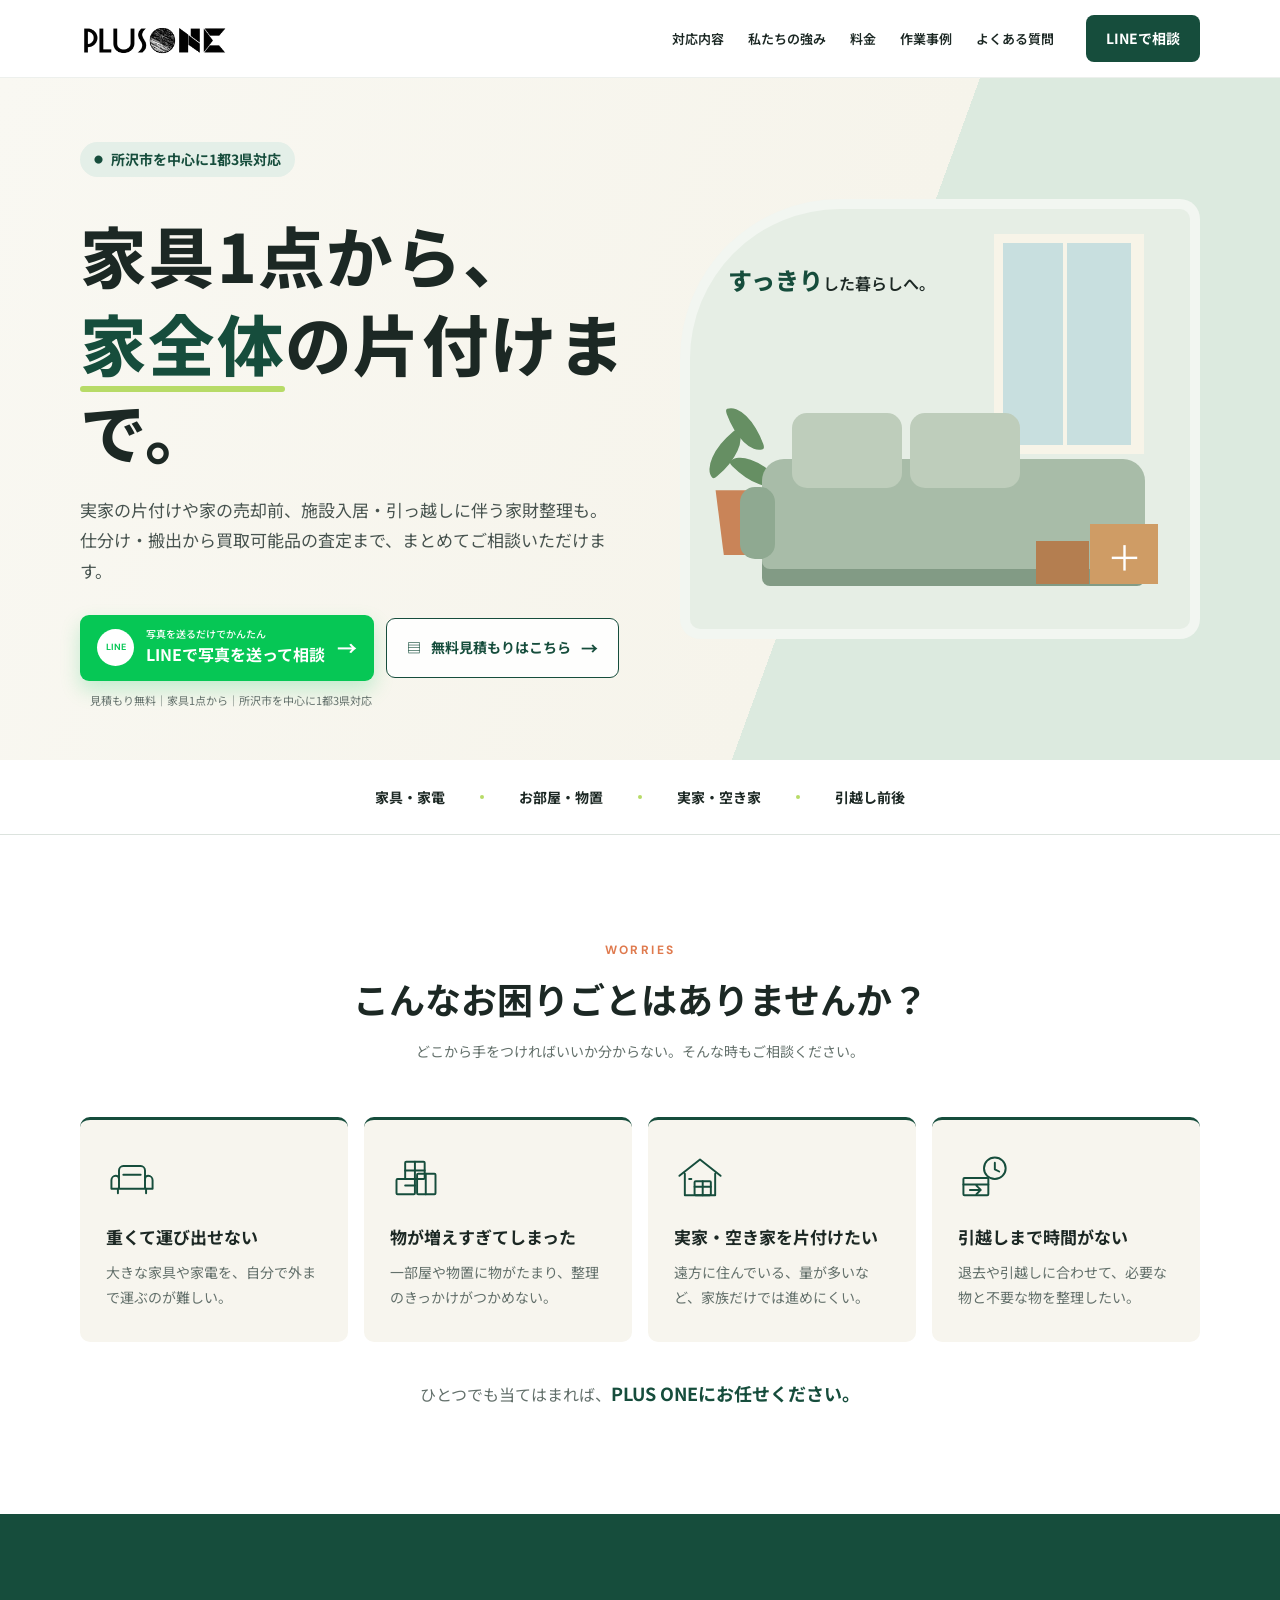
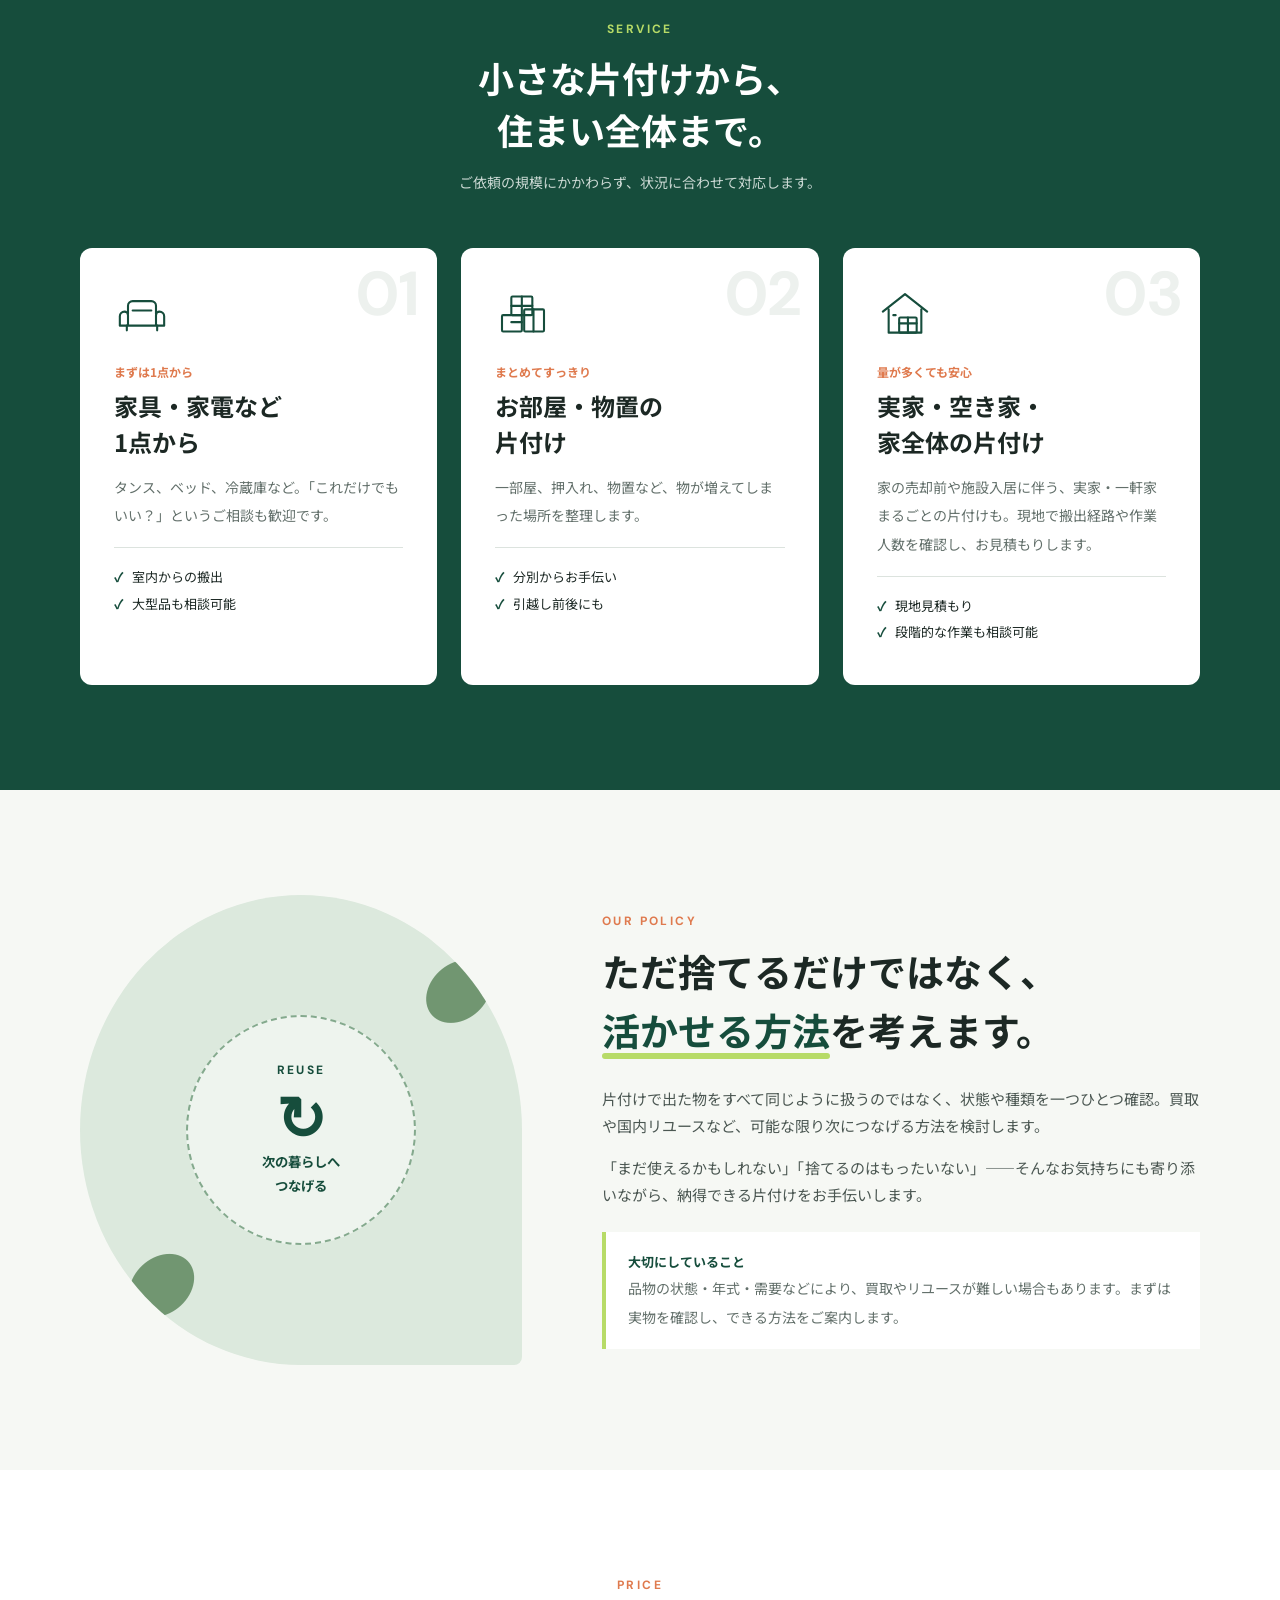
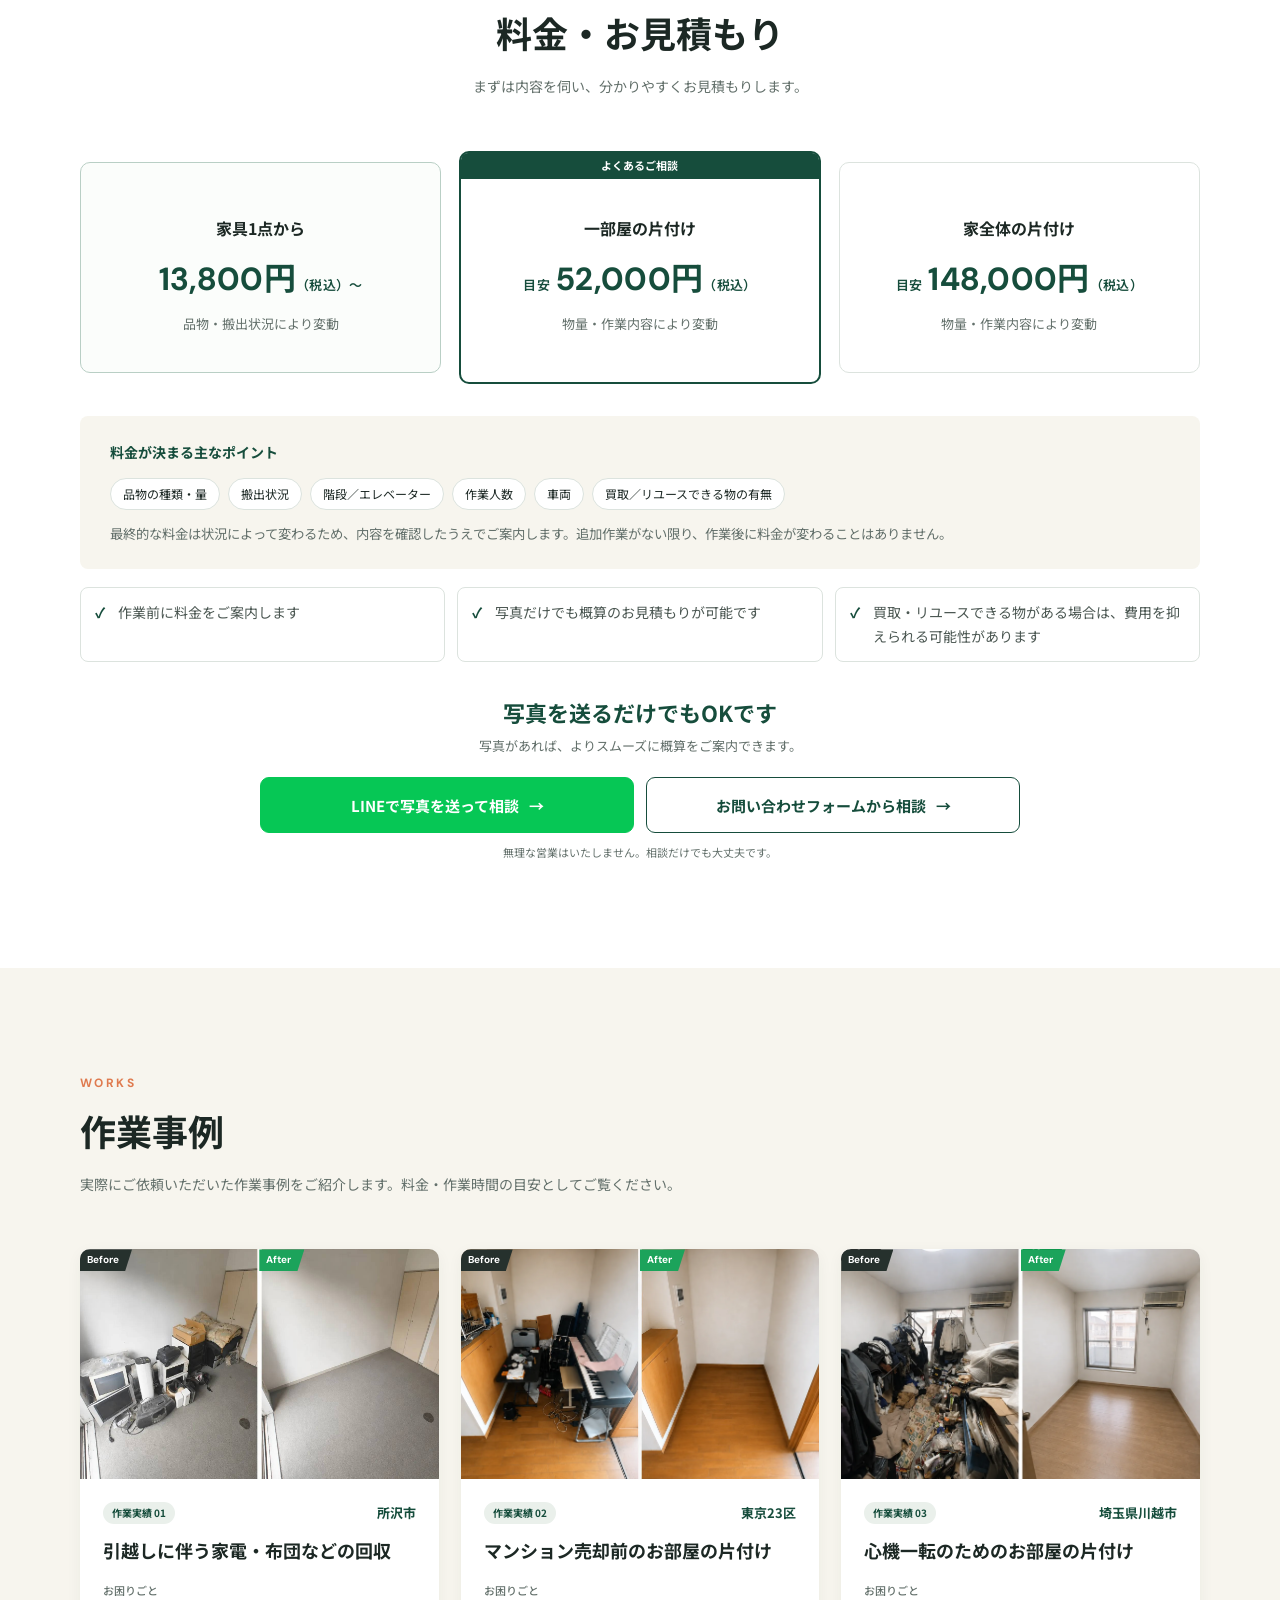
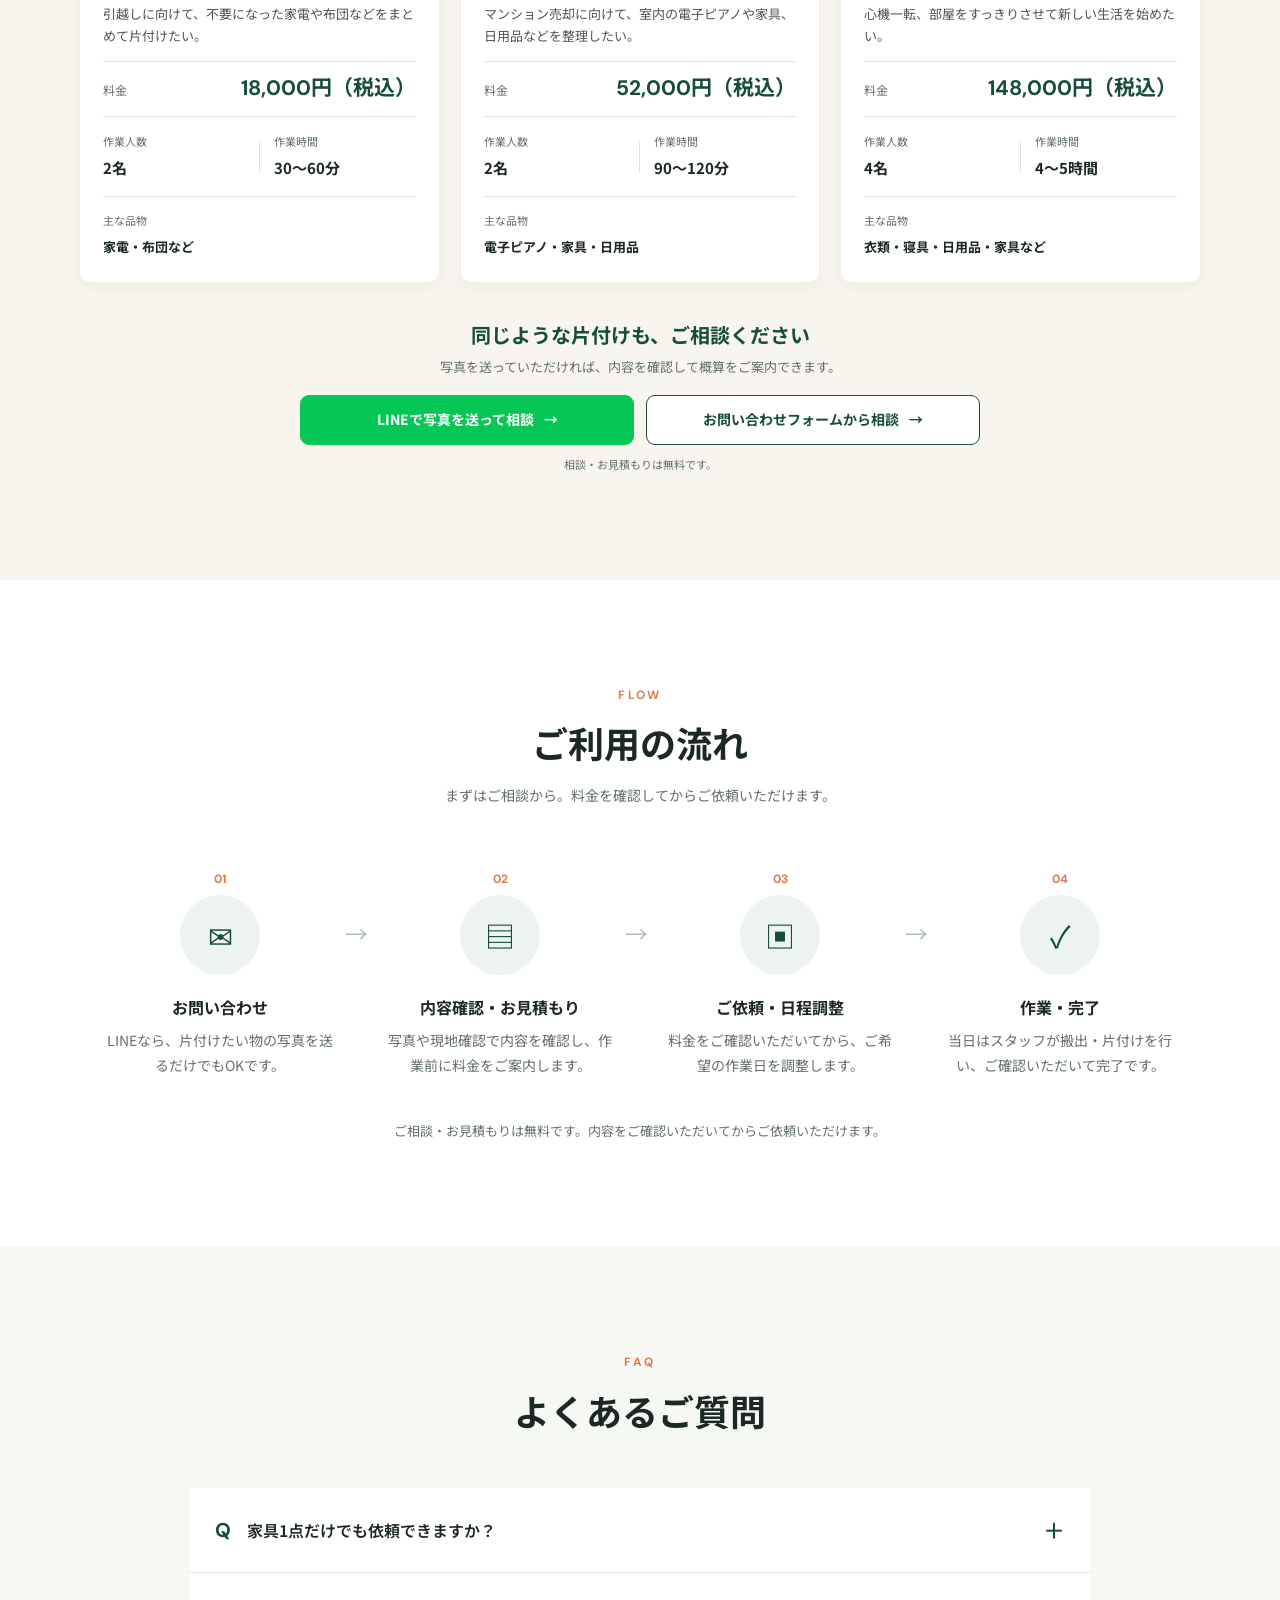
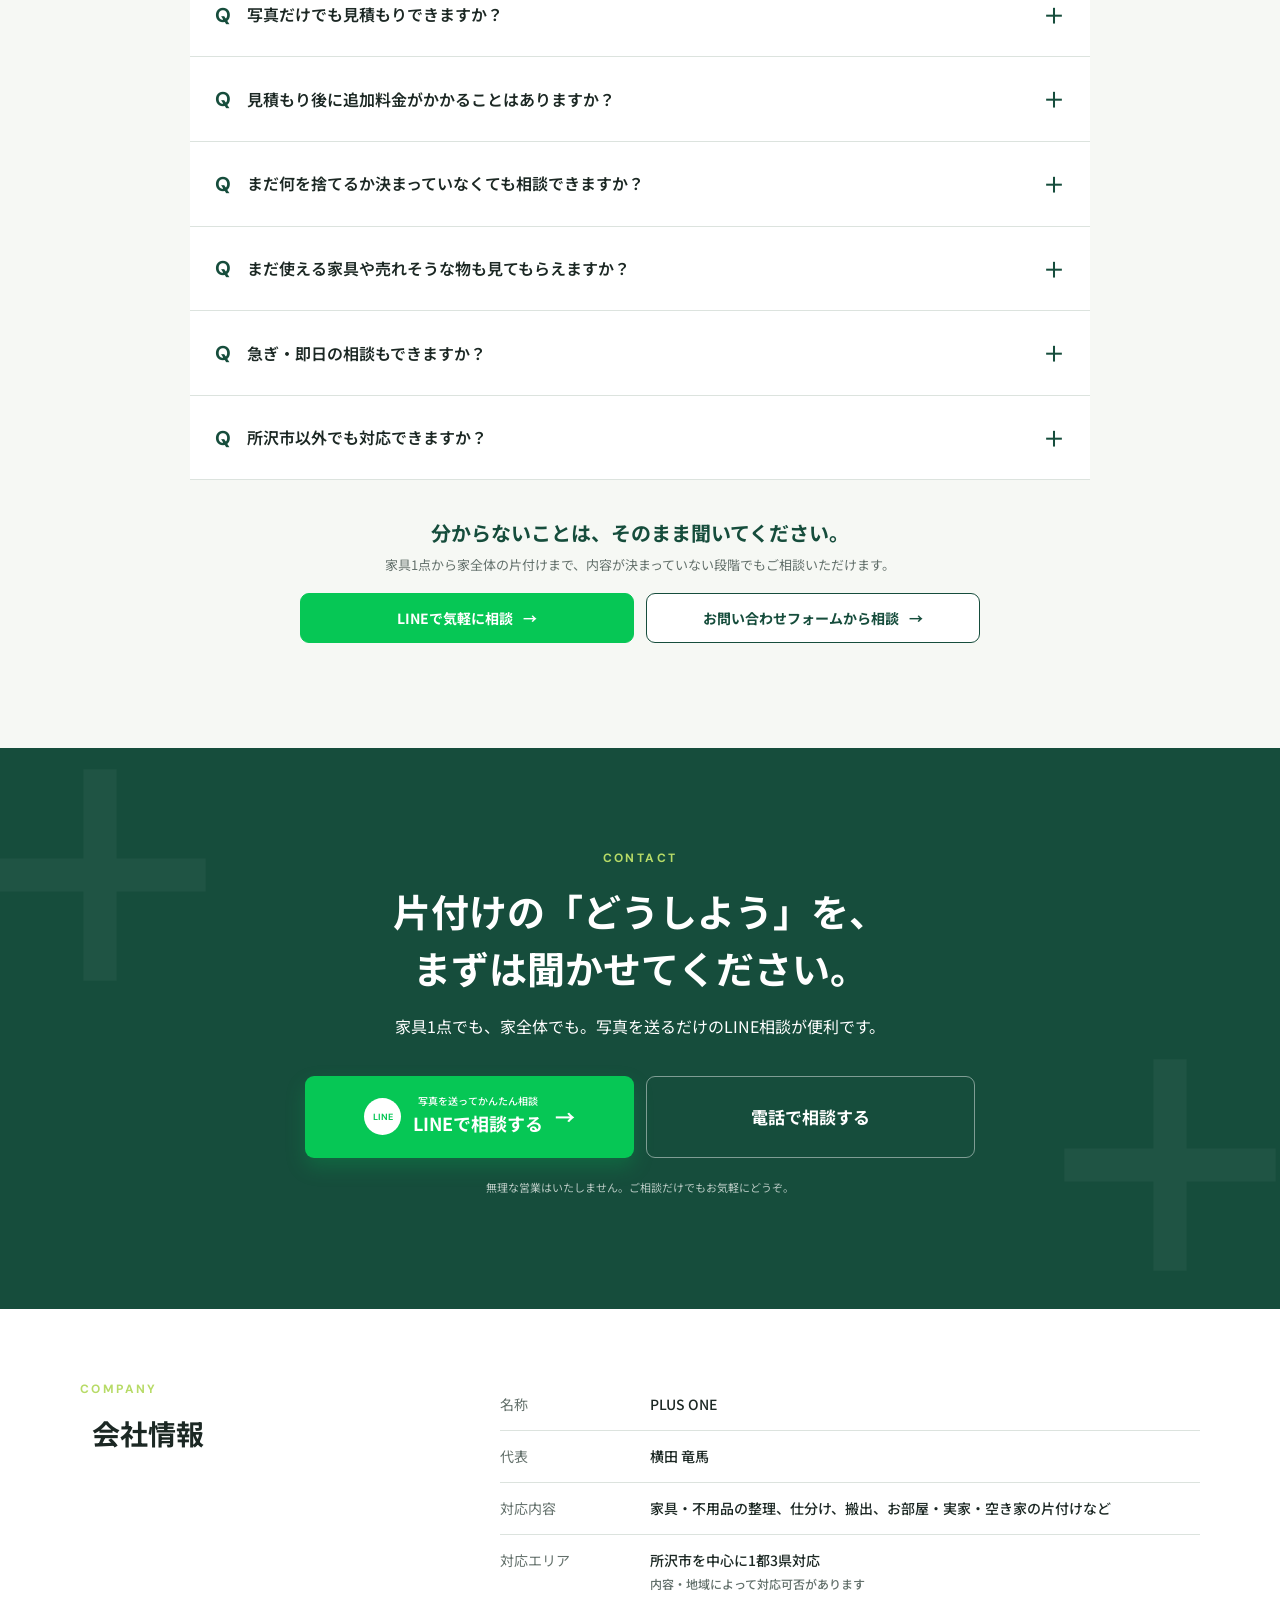
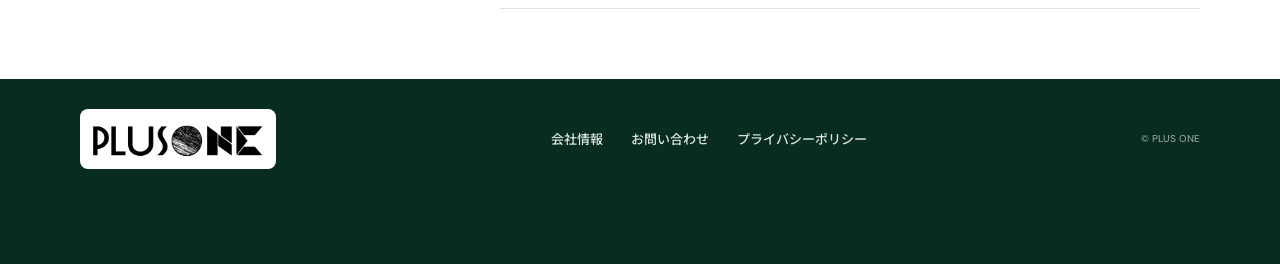
<file: index.html>
<!DOCTYPE html>
<html lang="ja">
<head>
  <meta charset="UTF-8">
  <meta name="viewport" content="width=device-width, initial-scale=1.0">
  <meta name="description" content="PLUS ONEは所沢市を中心に、不用品整理や家具・家電の搬出、お部屋・実家・空き家の片付けをお手伝いします。家具1点から家全体までご相談ください。">
  <title>PLUS ONE｜所沢市の不用品整理・お部屋の片付け</title>
  <link rel="preconnect" href="https://fonts.googleapis.com">
  <link rel="preconnect" href="https://fonts.gstatic.com" crossorigin>
  <link href="https://fonts.googleapis.com/css2?family=DM+Sans:wght@600;700&family=Noto+Sans+JP:wght@400;500;600;700;800&display=swap" rel="stylesheet">
  <link rel="stylesheet" href="styles.css?v=20261005-company-footer">
</head>
<body>
  <header class="site-header">
    <div class="container header-inner">
      <a class="logo header-logo" href="#top" aria-label="PLUS ONE ホーム">
        <img class="header-logo-image" src="plusone-logo.png" width="150" height="50" alt="PLUS ONE 暮らしに、もうひとつの安心を。">
      </a>
      <nav class="desktop-nav" aria-label="メインナビゲーション">
        <a href="#services">対応内容</a><a href="#strength">私たちの強み</a><a href="#price">料金</a><a href="#works">作業事例</a><a href="#faq">よくある質問</a>
      </nav>
      <a class="header-cta" href="https://lin.ee/5X65XVP">LINEで相談</a>
    </div>
  </header>

  <main id="top">
    <section class="hero">
      <div class="container hero-grid">
        <div class="hero-copy">
          <p class="area-label"><span aria-hidden="true">●</span> 所沢市を中心に1都3県対応</p>
          <h1>家具1点から、<br><em>家全体</em>の片付けまで。</h1>
          <p class="hero-lead">実家の片付けや家の売却前、施設入居・引っ越しに伴う家財整理も。<br>仕分け・搬出から買取可能品の査定まで、まとめてご相談いただけます。</p>
          <div class="hero-actions">
            <a class="button button-line" href="https://lin.ee/5X65XVP"><span class="line-icon" aria-hidden="true">LINE</span><span><small>写真を送るだけでかんたん</small>LINEで写真を送って相談</span><b aria-hidden="true">→</b></a>
            <a class="button button-phone" href="#contact"><span aria-hidden="true">▤</span> 無料見積もりはこちら</a>
          </div>
          <div class="hero-contact-meta">
            <p class="hero-note">見積もり無料｜家具1点から｜所沢市を中心に1都3県対応</p>
          </div>
        </div>
        <div class="hero-visual" aria-label="片付いた心地よい部屋をイメージしたイラスト">
          <div class="sun"></div><div class="window"><i></i><i></i></div>
          <div class="plant"><i></i><i></i><i></i><b></b></div>
          <div class="sofa"><i></i><i></i><b></b></div>
          <div class="box box-one">＋</div><div class="box box-two"></div>
          <p><span>すっきり</span>した暮らしへ。</p>
        </div>
      </div>
      <div class="hero-trust">
        <div class="container"><span>家具・家電</span><i></i><span>お部屋・物置</span><i></i><span>実家・空き家</span><i></i><span>引越し前後</span></div>
      </div>
    </section>

    <section class="section concerns">
      <div class="container">
        <div class="section-heading"><p>WORRIES</p><h2>こんなお困りごとは<br class="mobile-only">ありませんか？</h2><span>どこから手をつければいいか分からない。そんな時もご相談ください。</span></div>
        <div class="concern-grid">
          <article><span class="line-art" aria-hidden="true"><svg viewBox="0 0 48 48"><path d="M12 24v-7a4 4 0 0 1 4-4h16a4 4 0 0 1 4 4v7"/><path d="M9 22a4 4 0 0 0-4 4v8h38v-8a4 4 0 0 0-4-4 3 3 0 0 0-3 3v9H12v-9a3 3 0 0 0-3-3Z"/><path d="M11 34v4m26-4v4M16 21h16"/></svg></span><h3>重くて運び出せない</h3><p>大きな家具や家電を、自分で外まで運ぶのが難しい。</p></article>
          <article><span class="line-art" aria-hidden="true"><svg viewBox="0 0 48 48"><rect x="6" y="25" width="17" height="14" rx="1"/><rect x="25" y="20" width="17" height="19" rx="1"/><rect x="14" y="9" width="18" height="16" rx="1"/><path d="M14 31h9m10-11v19M14 17h18m-9-8v16"/></svg></span><h3>物が増えすぎてしまった</h3><p>一部屋や物置に物がたまり、整理のきっかけがつかめない。</p></article>
          <article><span class="line-art" aria-hidden="true"><svg viewBox="0 0 48 48"><path d="M5 22 24 7l19 15M10 20v20h28V20"/><rect x="19" y="27" width="15" height="13" rx="1"/><path d="M19 32h15m-7.5-5v13M14 25h2"/></svg></span><h3>実家・空き家を片付けたい</h3><p>遠方に住んでいる、量が多いなど、家族だけでは進めにくい。</p></article>
          <article><span class="line-art" aria-hidden="true"><svg viewBox="0 0 48 48"><rect x="5" y="24" width="23" height="16" rx="1"/><path d="M5 30h23M11 35h10m-4-4 4 4-4 4"/><circle cx="34" cy="15" r="10"/><path d="M34 10v6l4 2"/></svg></span><h3>引越しまで時間がない</h3><p>退去や引越しに合わせて、必要な物と不要な物を整理したい。</p></article>
        </div>
        <p class="center-message">ひとつでも当てはまれば、<strong>PLUS ONEにお任せください。</strong></p>
      </div>
    </section>

    <section class="section services" id="services">
      <div class="container">
        <div class="section-heading light"><p>SERVICE</p><h2>小さな片付けから、<br>住まい全体まで。</h2><span>ご依頼の規模にかかわらず、状況に合わせて対応します。</span></div>
        <div class="service-grid">
          <article><div class="service-number">01</div><div class="service-icon" aria-hidden="true"><svg viewBox="0 0 48 48"><path d="M12 24v-7a4 4 0 0 1 4-4h16a4 4 0 0 1 4 4v7"/><path d="M9 22a4 4 0 0 0-4 4v8h38v-8a4 4 0 0 0-4-4 3 3 0 0 0-3 3v9H12v-9a3 3 0 0 0-3-3Z"/><path d="M11 34v4m26-4v4M16 21h16"/></svg></div><p>まずは1点から</p><h3>家具・家電など<br>1点から</h3><span>タンス、ベッド、冷蔵庫など。「これだけでもいい？」というご相談も歓迎です。</span><ul><li>室内からの搬出</li><li>大型品も相談可能</li></ul></article>
          <article><div class="service-number">02</div><div class="service-icon" aria-hidden="true"><svg viewBox="0 0 48 48"><rect x="6" y="25" width="17" height="14" rx="1"/><rect x="25" y="20" width="17" height="19" rx="1"/><rect x="14" y="9" width="18" height="16" rx="1"/><path d="M14 31h9m10-11v19M14 17h18m-9-8v16"/></svg></div><p>まとめてすっきり</p><h3>お部屋・物置の<br>片付け</h3><span>一部屋、押入れ、物置など、物が増えてしまった場所を整理します。</span><ul><li>分別からお手伝い</li><li>引越し前後にも</li></ul></article>
          <article><div class="service-number">03</div><div class="service-icon" aria-hidden="true"><svg viewBox="0 0 48 48"><path d="M5 22 24 7l19 15M10 20v20h28V20"/><rect x="19" y="27" width="15" height="13" rx="1"/><path d="M19 32h15m-7.5-5v13M14 25h2"/></svg></div><p>量が多くても安心</p><h3>実家・空き家・<br>家全体の片付け</h3><span>家の売却前や施設入居に伴う、実家・一軒家まるごとの片付けも。現地で搬出経路や作業人数を確認し、お見積もりします。</span><ul><li>現地見積もり</li><li>段階的な作業も相談可能</li></ul></article>
        </div>
      </div>
    </section>

    <section class="section strength" id="strength">
      <div class="container strength-grid">
        <div class="reuse-visual"><div class="reuse-circle"><span>REUSE</span><b>↻</b><small>次の暮らしへ<br>つなげる</small></div><i class="leaf leaf-a">●</i><i class="leaf leaf-b">●</i></div>
        <div class="strength-copy">
          <p class="eyebrow">OUR POLICY</p>
          <h2>ただ捨てるだけではなく、<br><em>活かせる方法</em>を考えます。</h2>
          <p>片付けで出た物をすべて同じように扱うのではなく、状態や種類を一つひとつ確認。買取や国内リユースなど、可能な限り次につなげる方法を検討します。</p>
          <p>「まだ使えるかもしれない」「捨てるのはもったいない」——そんなお気持ちにも寄り添いながら、納得できる片付けをお手伝いします。</p>
          <div class="notice"><b>大切にしていること</b><span>品物の状態・年式・需要などにより、買取やリユースが難しい場合もあります。まずは実物を確認し、できる方法をご案内します。</span></div>
        </div>
      </div>
    </section>

    <section class="section pricing" id="price">
      <div class="container">
        <div class="section-heading"><p>PRICE</p><h2>料金・お見積もり</h2><span>まずは内容を伺い、分かりやすくお見積もりします。</span></div>
        <div class="price-grid">
          <article class="starter-price"><p>家具1点から</p><h3 class="price-amount">13,800円<small>（税込）〜</small></h3><span>品物・搬出状況により変動</span></article>
          <article class="featured"><b>よくあるご相談</b><p>一部屋の片付け</p><h3 class="price-amount"><small class="price-guide">目安</small>52,000円<small>（税込）</small></h3><span>物量・作業内容により変動</span></article>
          <article><p>家全体の片付け</p><h3 class="price-amount"><small class="price-guide">目安</small>148,000円<small>（税込）</small></h3><span>物量・作業内容により変動</span></article>
        </div>
        <div class="price-note">
          <b>料金が決まる主なポイント</b>
          <div class="price-factors">
            <span>品物の種類・量</span><span>搬出状況</span><span>階段／エレベーター</span><span>作業人数</span><span>車両</span><span>買取／リユースできる物の有無</span>
          </div>
          <small>最終的な料金は状況によって変わるため、内容を確認したうえでご案内します。追加作業がない限り、作業後に料金が変わることはありません。</small>
        </div>
        <ul class="price-assurance" aria-label="料金についてのご案内">
          <li>作業前に料金をご案内します</li>
          <li>写真だけでも概算のお見積もりが可能です</li>
          <li>買取・リユースできる物がある場合は、費用を抑えられる可能性があります</li>
        </ul>
        <div class="price-consultation">
          <div class="price-consultation-heading">
            <h3>写真を送るだけでもOKです</h3>
            <p>写真があれば、よりスムーズに概算をご案内できます。</p>
          </div>
          <div class="price-consultation-actions">
            <a class="price-consultation-line" href="https://lin.ee/5X65XVP">LINEで写真を送って相談 <b aria-hidden="true">→</b></a>
            <a class="price-consultation-form" href="https://plusone-jpn.com/contact/">お問い合わせフォームから相談 <b aria-hidden="true">→</b></a>
          </div>
          <p class="price-consultation-note">無理な営業はいたしません。相談だけでも大丈夫です。</p>
        </div>
      </div>
    </section>

    <section class="section works" id="works">
      <div class="container">
        <div class="section-heading align-left"><p>WORKS</p><h2>作業事例</h2><span>実際にご依頼いただいた作業事例をご紹介します。料金・作業時間の目安としてご覧ください。</span></div>
        <div class="works-grid">
          <article class="work-card">
            <div class="work-photo-wrap"><img class="work-photo" src="6524.jpg" alt="所沢市での片付け作業事例"></div>
            <div class="work-body">
              <div class="work-card-meta"><p class="preparing">作業実績 01</p><p class="work-area">所沢市</p></div>
              <h3>引越しに伴う家電・布団などの回収</h3>
              <p class="work-concern"><span>お困りごと</span>引越しに向けて、不要になった家電や布団などをまとめて片付けたい。</p>
              <div class="work-price"><span>料金</span><strong>18,000円（税込）</strong></div>
              <div class="work-scale"><span><small>作業人数</small><strong>2名</strong></span><i aria-hidden="true"></i><span><small>作業時間</small><strong>30〜60分</strong></span></div>
              <p class="work-items"><span>主な品物</span><strong>家電・布団など</strong></p>
            </div>
          </article>
          <article class="work-card">
            <div class="work-photo-wrap"><img class="work-photo" src="plusone-before-after.webp" alt="東京23区のマンションで電子ピアノ・家具を回収した作業事例"></div>
            <div class="work-body">
              <div class="work-card-meta"><p class="preparing">作業実績 02</p><p class="work-area">東京23区</p></div>
              <h3>マンション売却前のお部屋の片付け</h3>
              <p class="work-concern"><span>お困りごと</span>マンション売却に向けて、室内の電子ピアノや家具、日用品などを整理したい。</p>
              <div class="work-price"><span>料金</span><strong>52,000円（税込）</strong></div>
              <div class="work-scale"><span><small>作業人数</small><strong>2名</strong></span><i aria-hidden="true"></i><span><small>作業時間</small><strong>90〜120分</strong></span></div>
              <p class="work-items"><span>主な品物</span><strong>電子ピアノ・家具・日用品</strong></p>
            </div>
          </article>
          <article class="work-card">
            <div class="work-photo-wrap"><img class="work-photo" src="kawagoe-before-after.webp" alt="埼玉県川越市のアパート3階での片付け・不用品回収事例"></div>
            <div class="work-body">
              <div class="work-card-meta"><p class="preparing">作業実績 03</p><p class="work-area">埼玉県川越市</p></div>
              <h3>心機一転のためのお部屋の片付け</h3>
              <p class="work-concern"><span>お困りごと</span>心機一転、部屋をすっきりさせて新しい生活を始めたい。</p>
              <div class="work-price"><span>料金</span><strong>148,000円（税込）</strong></div>
              <div class="work-scale"><span><small>作業人数</small><strong>4名</strong></span><i aria-hidden="true"></i><span><small>作業時間</small><strong>4〜5時間</strong></span></div>
              <p class="work-items"><span>主な品物</span><strong>衣類・寝具・日用品・家具など</strong></p>
            </div>
          </article>
        </div>
        <div class="works-consultation">
          <h3>同じような片付けも、ご相談ください</h3>
          <p>写真を送っていただければ、内容を確認して概算をご案内できます。</p>
          <div class="works-consultation-actions">
            <a class="works-consultation-line" href="https://lin.ee/5X65XVP">LINEで写真を送って相談 <b aria-hidden="true">→</b></a>
            <a class="works-consultation-form" href="https://plusone-jpn.com/contact/">お問い合わせフォームから相談 <b aria-hidden="true">→</b></a>
          </div>
          <small class="works-consultation-note">相談・お見積もりは無料です。</small>
        </div>
      </div>
    </section>

    <section class="section flow" id="flow">
      <div class="container">
        <div class="section-heading"><p>FLOW</p><h2>ご利用の流れ</h2><span>まずはご相談から。料金を確認してからご依頼いただけます。</span></div>
        <ol class="flow-list">
          <li><b>01</b><span class="flow-icon">✉</span><div><h3>お問い合わせ</h3><p>LINEなら、片付けたい物の写真を送るだけでもOKです。</p></div></li>
          <li><b>02</b><span class="flow-icon">▤</span><div><h3>内容確認・お見積もり</h3><p>写真や現地確認で内容を確認し、作業前に料金をご案内します。</p></div></li>
          <li><b>03</b><span class="flow-icon">▣</span><div><h3>ご依頼・日程調整</h3><p>料金をご確認いただいてから、ご希望の作業日を調整します。</p></div></li>
          <li><b>04</b><span class="flow-icon">✓</span><div><h3>作業・完了</h3><p>当日はスタッフが搬出・片付けを行い、ご確認いただいて完了です。</p></div></li>
        </ol>
        <p class="flow-assurance">ご相談・お見積もりは無料です。内容をご確認いただいてからご依頼いただけます。</p>
      </div>
    </section>

    <section class="section faq" id="faq">
      <div class="container narrow">
        <div class="section-heading"><p>FAQ</p><h2>よくあるご質問</h2></div>
        <div class="faq-list">
          <details name="faq-accordion"><summary><b>Q</b>家具1点だけでも依頼できますか？<span aria-hidden="true">＋</span></summary><p><b>A</b>はい、家具1点からご相談いただけます。<br><br>品物の大きさや搬出状況などを確認したうえで、事前に料金をご案内します。<br><br>1点のみの場合は、出張・車両費などの関係で割高になることもあります。その場合は、市の粗大ごみなどご自身で処分できる方法も含めてご案内します。</p></details>
          <details name="faq-accordion"><summary><b>Q</b>写真だけでも見積もりできますか？<span aria-hidden="true">＋</span></summary><p><b>A</b>はい。LINEなどで品物やお部屋、搬出経路が分かる写真を送っていただければ、概算のお見積もりをご案内できます。<br><br>内容によっては正確な料金確認のため、追加の写真や現地確認をお願いする場合があります。</p></details>
          <details name="faq-accordion"><summary><b>Q</b>見積もり後に追加料金がかかることはありますか？<span aria-hidden="true">＋</span></summary><p><b>A</b>作業前に内容と料金をご案内し、ご納得いただいてから作業を開始します。<br><br>事前に伺っていない品物の追加や作業内容の変更などがない限り、作業後に料金が変わることはありません。</p></details>
          <details name="faq-accordion"><summary><b>Q</b>まだ何を捨てるか決まっていなくても相談できますか？<span aria-hidden="true">＋</span></summary><p><b>A</b>はい。まだ何を残すか決まっていない段階でもご相談いただけます。<br><br>家具1点だけでなく、お部屋・実家・空き家などの片付けも対応しています。<br><br>仕分け・搬出・買取やリユースの検討まで、内容に合わせて進めます。</p></details>
          <details name="faq-accordion"><summary><b>Q</b>まだ使える家具や売れそうな物も見てもらえますか？<span aria-hidden="true">＋</span></summary><p><b>A</b>はい。買取やリユースが可能か確認します。<br><br>できるだけ捨てずに活かせる方法を検討します。<br><br>ただし、状態や品物によっては買取・リユースできない場合があります。</p></details>
          <details name="faq-accordion"><summary><b>Q</b>急ぎ・即日の相談もできますか？<span aria-hidden="true">＋</span></summary><p><b>A</b>はい、ご相談いただけます。<br><br>当日の予約状況や作業内容によって対応できない場合もありますが、まずは希望日時をお知らせください。<br><br>できる限り対応可能な日程をご案内します。</p></details>
          <details name="faq-accordion"><summary><b>Q</b>所沢市以外でも対応できますか？<span aria-hidden="true">＋</span></summary><p><b>A</b>はい。所沢市を中心に、埼玉県・東京都など周辺地域もご相談いただけます。<br><br>地域や作業内容によって対応可否が異なる場合がありますので、作業場所をお知らせください。</p></details>
        </div>
        <div class="faq-consultation">
          <h3>分からないことは、そのまま聞いてください。</h3>
          <p>家具1点から家全体の片付けまで、内容が決まっていない段階でもご相談いただけます。</p>
          <div class="faq-consultation-actions">
            <a class="faq-consultation-line" href="https://lin.ee/5X65XVP">LINEで気軽に相談 <b aria-hidden="true">→</b></a>
            <a class="faq-consultation-form" href="https://plusone-jpn.com/contact/">お問い合わせフォームから相談 <b aria-hidden="true">→</b></a>
          </div>
        </div>
      </div>
    </section>

    <section class="contact" id="contact">
      <div class="container contact-inner">
        <p class="eyebrow">CONTACT</p><h2>片付けの「どうしよう」を、<br>まずは聞かせてください。</h2><p>家具1点でも、家全体でも。写真を送るだけのLINE相談が便利です。</p>
        <div class="contact-actions">
          <a class="button button-line" href="https://lin.ee/5X65XVP"><span class="line-icon">LINE</span><span><small>写真を送ってかんたん相談</small>LINEで相談する</span><b>→</b></a>
          <a class="phone-unset" href="tel:07085431631"><strong>電話で相談する</strong></a>
        </div>
        <p class="contact-note">無理な営業はいたしません。ご相談だけでもお気軽にどうぞ。</p>
      </div>

      <div class="company" id="company">
        <div class="container company-grid">
        <div><p class="eyebrow">COMPANY</p><h2>会社情報</h2></div>
        <dl><div><dt>名称</dt><dd>PLUS ONE</dd></div><div><dt>代表</dt><dd>横田 竜馬</dd></div><div><dt>対応内容</dt><dd>家具・不用品の整理、仕分け、搬出、お部屋・実家・空き家の片付けなど</dd></div><div><dt>対応エリア</dt><dd>所沢市を中心に1都3県対応<small>内容・地域によって対応可否があります</small></dd></div></dl>
        </div>
      </div>
    </section>
  </main>

  <footer><div class="container"><a class="logo footer-logo" href="#top" aria-label="PLUS ONE ホーム"><img class="footer-logo-image" src="plusone-logo.png" width="180" height="60" alt="PLUS ONE 暮らしに、もうひとつの安心を。"></a><nav class="footer-nav" aria-label="フッターナビゲーション"><a href="#company">会社情報</a><a href="https://plusone-jpn.com/contact/">お問い合わせ</a><a href="https://plusone-jpn.com/privacy-policy/">プライバシーポリシー</a></nav><p>© PLUS ONE</p></div></footer>

  <nav class="mobile-fixed" aria-label="お問い合わせ">
    <a href="tel:07085431631"><span>☎</span>電話</a><a class="line" href="https://lin.ee/5X65XVP"><span>LINE</span>LINE相談</a><a href="https://plusone-jpn.com/contact/"><span>▤</span>お問い合わせ</a>
  </nav>
  <script src="script.js"></script>
</body>
</html>
</file>
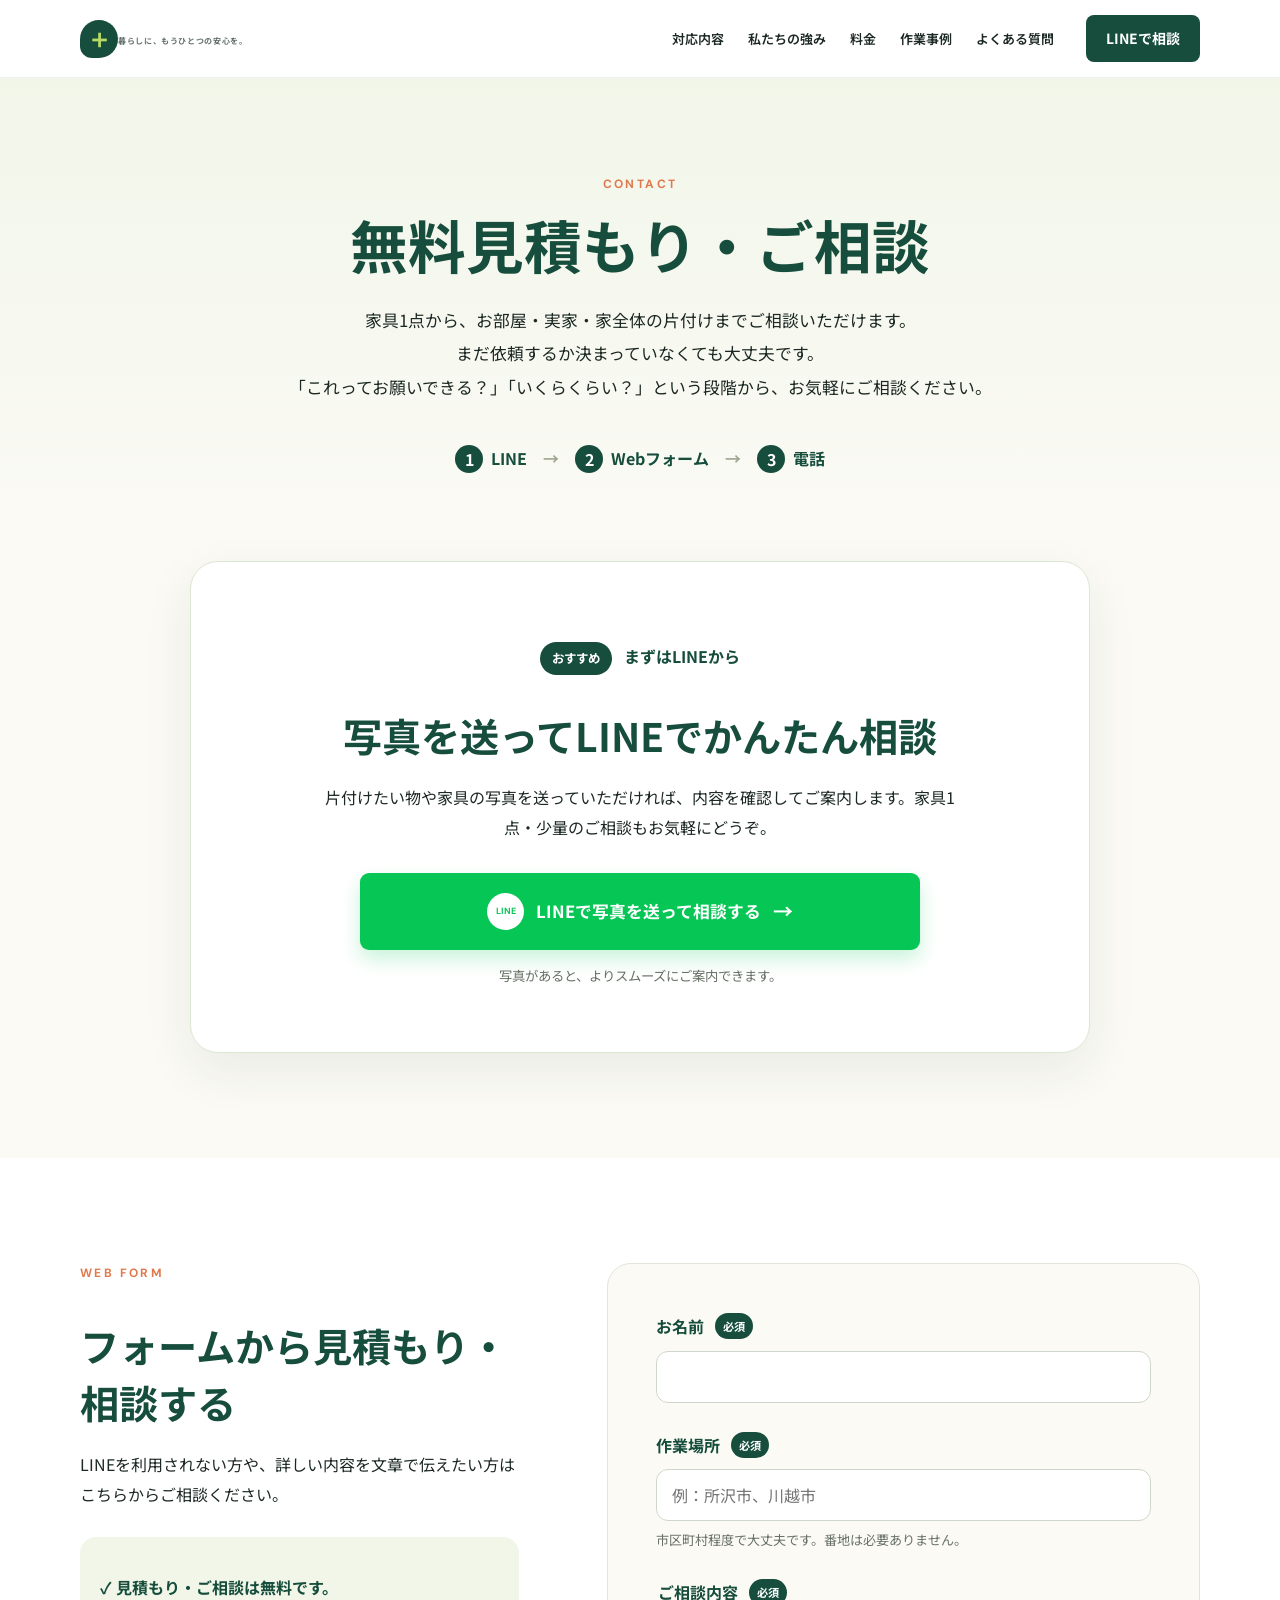
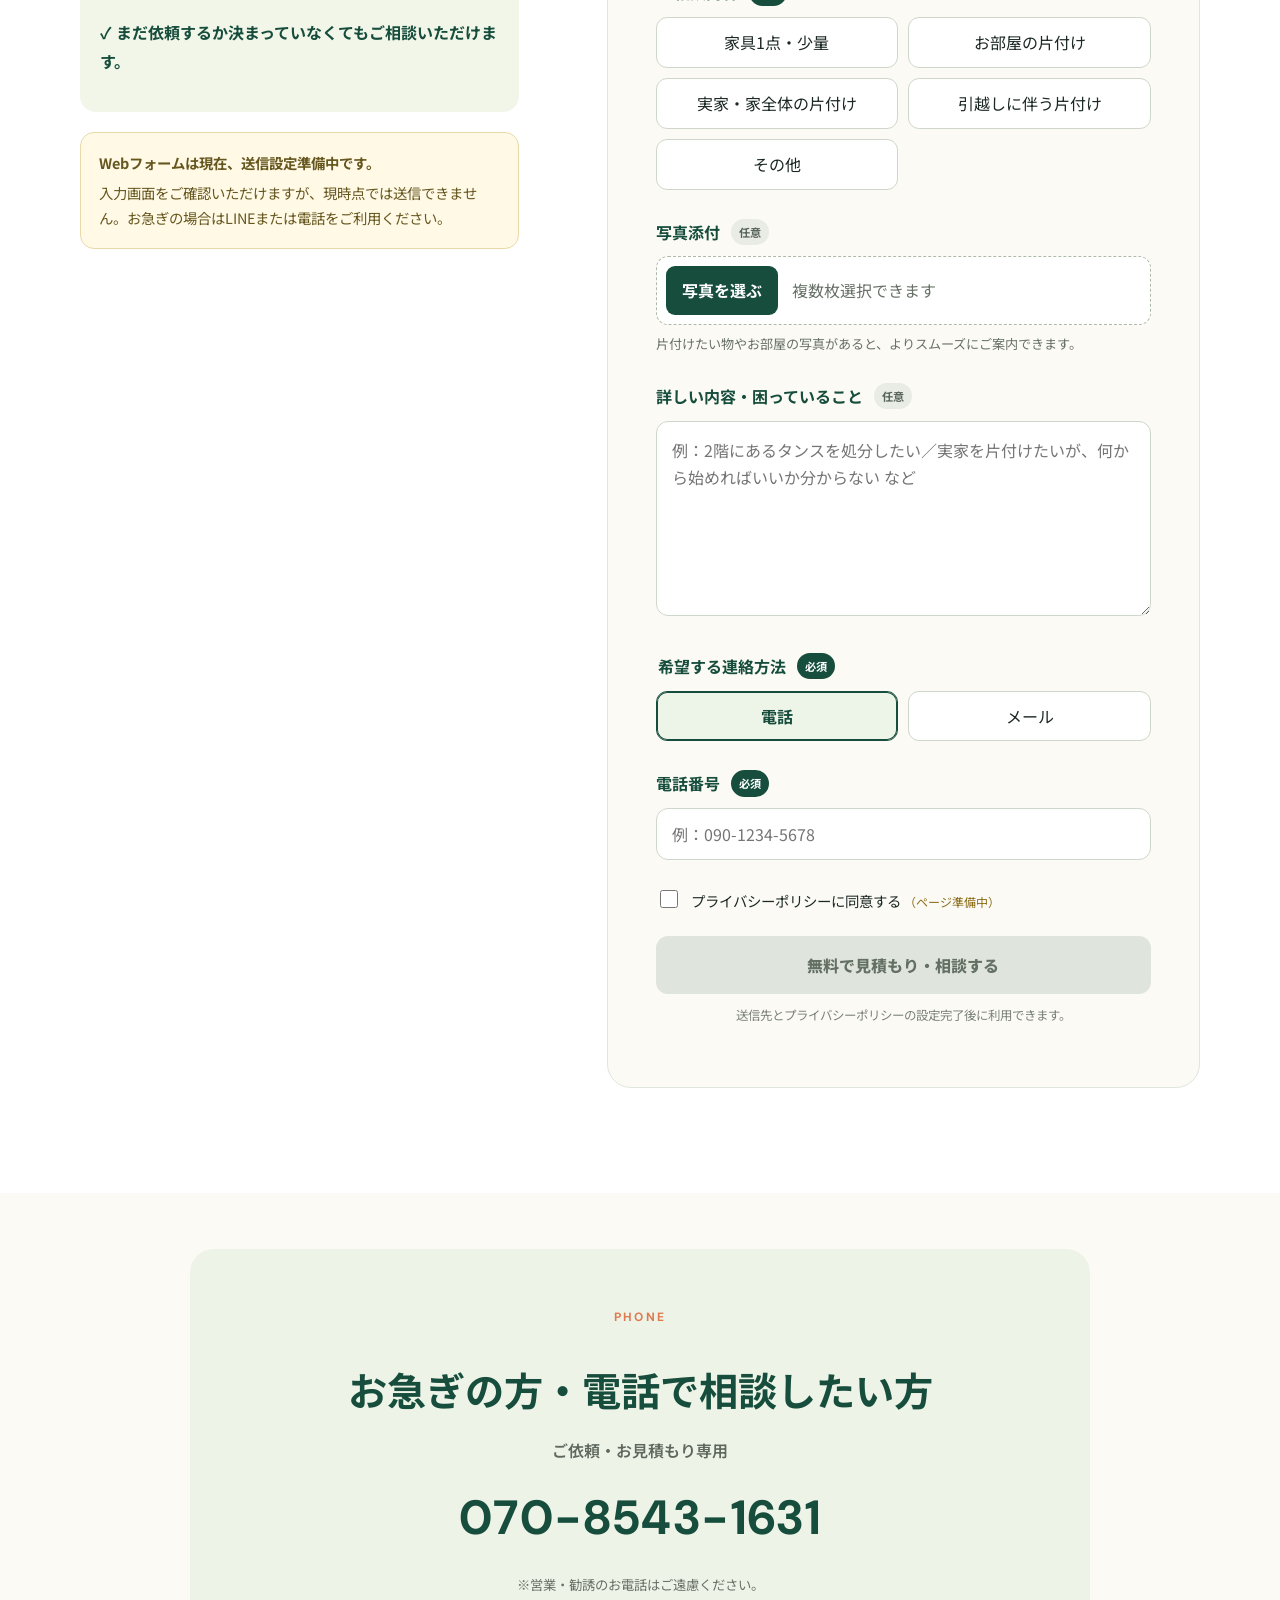
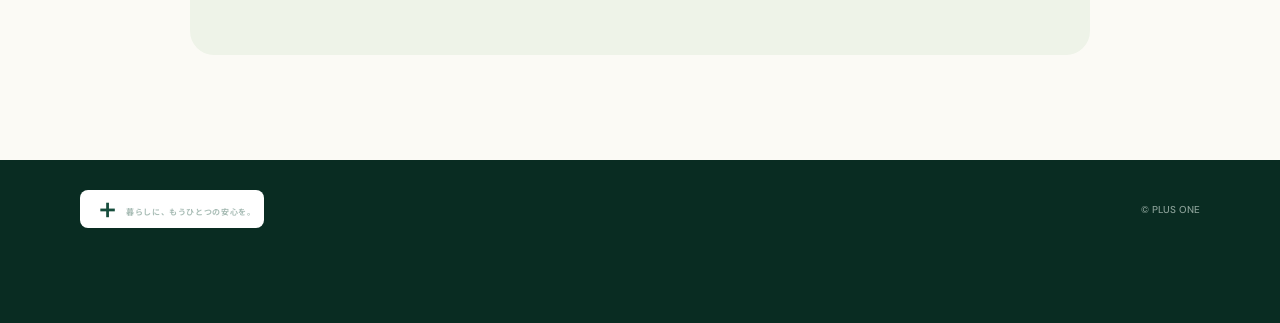
<file: contact.html>
<!DOCTYPE html>
<html lang="ja">
<head>
  <meta charset="UTF-8">
  <meta name="viewport" content="width=device-width, initial-scale=1.0">
  <meta name="description" content="PLUS ONEへの無料見積もり・ご相談ページです。家具1点から、お部屋・実家・家全体の片付けまで、LINE・Webフォーム・電話からご相談いただけます。">
  <title>無料見積もり・ご相談｜PLUS ONE</title>
  <link rel="preconnect" href="https://fonts.googleapis.com">
  <link rel="preconnect" href="https://fonts.gstatic.com" crossorigin>
  <link href="https://fonts.googleapis.com/css2?family=DM+Sans:wght@600;700&family=Noto+Sans+JP:wght@400;500;600;700;800&display=swap" rel="stylesheet">
  <link rel="stylesheet" href="styles.css">
  <link rel="stylesheet" href="contact.css">
</head>
<body class="contact-page">
  <header class="site-header">
    <div class="container header-inner">
      <a class="logo" href="index.html" aria-label="PLUS ONE ホーム">
        <span class="logo-mark" aria-hidden="true">＋</span>
        <span>PLUS ONE<small>暮らしに、もうひとつの安心を。</small></span>
      </a>
      <nav class="desktop-nav" aria-label="メインナビゲーション">
        <a href="index.html#services">対応内容</a><a href="index.html#strength">私たちの強み</a><a href="index.html#price">料金</a><a href="index.html#works">作業事例</a><a href="index.html#faq">よくある質問</a>
      </nav>
      <a class="header-cta" href="https://lin.ee/5X65XVP">LINEで相談</a>
    </div>
  </header>

  <main>
    <section class="consult-hero">
      <div class="container narrow">
        <p class="eyebrow">CONTACT</p>
        <h1>無料見積もり・ご相談</h1>
        <p class="consult-lead">家具1点から、お部屋・実家・家全体の片付けまでご相談いただけます。<br>まだ依頼するか決まっていなくても大丈夫です。<br>「これってお願いできる？」「いくらくらい？」という段階から、お気軽にご相談ください。</p>
        <div class="consult-methods" aria-label="相談方法">
          <span><b>1</b> LINE</span><i aria-hidden="true">→</i><span><b>2</b> Webフォーム</span><i aria-hidden="true">→</i><span><b>3</b> 電話</span>
        </div>
      </div>
    </section>

    <section class="section line-consult" aria-labelledby="line-heading">
      <div class="container narrow">
        <article class="line-card">
          <p class="method-label"><span>おすすめ</span> まずはLINEから</p>
          <h2 id="line-heading">写真を送ってLINEで<br class="mobile-only">かんたん相談</h2>
          <p>片付けたい物や家具の写真を送っていただければ、内容を確認してご案内します。家具1点・少量のご相談もお気軽にどうぞ。</p>
          <a class="button button-line line-primary" href="https://lin.ee/5X65XVP">
            <span class="line-icon" aria-hidden="true">LINE</span>
            <span>LINEで写真を送って相談する</span>
            <b aria-hidden="true">→</b>
          </a>
          <small>写真があると、よりスムーズにご案内できます。</small>
        </article>
      </div>
    </section>

    <section class="section form-section" aria-labelledby="form-heading">
      <div class="container form-wrap">
        <div class="form-intro">
          <p class="eyebrow">WEB FORM</p>
          <h2 id="form-heading">フォームから<br class="mobile-only">見積もり・相談する</h2>
          <p>LINEを利用されない方や、詳しい内容を文章で伝えたい方はこちらからご相談ください。</p>
          <div class="assurance">
            <p>✓ 見積もり・ご相談は無料です。</p>
            <p>✓ まだ依頼するか決まっていなくてもご相談いただけます。</p>
          </div>
          <div class="form-status" role="status">
            <b>Webフォームは現在、送信設定準備中です。</b>
            <span>入力画面をご確認いただけますが、現時点では送信できません。お急ぎの場合はLINEまたは電話をご利用ください。</span>
          </div>
        </div>

        <form class="estimate-form" id="estimate-form">
          <div class="field">
            <label for="name">お名前 <em>必須</em></label>
            <input id="name" name="name" type="text" autocomplete="name" required>
          </div>

          <div class="field">
            <label for="area">作業場所 <em>必須</em></label>
            <input id="area" name="area" type="text" autocomplete="address-level2" placeholder="例：所沢市、川越市" required>
            <small>市区町村程度で大丈夫です。番地は必要ありません。</small>
          </div>

          <fieldset class="field">
            <legend>ご相談内容 <em>必須</em></legend>
            <div class="choice-grid">
              <label><input type="radio" name="request_type" value="家具1点・少量" required><span>家具1点・少量</span></label>
              <label><input type="radio" name="request_type" value="お部屋の片付け"><span>お部屋の片付け</span></label>
              <label><input type="radio" name="request_type" value="実家・家全体の片付け"><span>実家・家全体の片付け</span></label>
              <label><input type="radio" name="request_type" value="引越しに伴う片付け"><span>引越しに伴う片付け</span></label>
              <label><input type="radio" name="request_type" value="その他"><span>その他</span></label>
            </div>
          </fieldset>

          <div class="field">
            <label for="photos">写真添付 <span>任意</span></label>
            <div class="file-field">
              <input id="photos" name="photos" type="file" accept="image/*" multiple>
              <label for="photos"><b>写真を選ぶ</b><span id="file-status">複数枚選択できます</span></label>
            </div>
            <small>片付けたい物やお部屋の写真があると、よりスムーズにご案内できます。</small>
          </div>

          <div class="field">
            <label for="details">詳しい内容・困っていること <span>任意</span></label>
            <textarea id="details" name="details" rows="6" placeholder="例：2階にあるタンスを処分したい／実家を片付けたいが、何から始めればいいか分からない など"></textarea>
          </div>

          <fieldset class="field">
            <legend>希望する連絡方法 <em>必須</em></legend>
            <div class="contact-choice">
              <label><input type="radio" name="reply_method" value="phone" checked required><span>電話</span></label>
              <label><input type="radio" name="reply_method" value="email"><span>メール</span></label>
            </div>
          </fieldset>

          <div class="field contact-input" data-method="phone">
            <label for="phone">電話番号 <em>必須</em></label>
            <input id="phone" name="phone" type="tel" autocomplete="tel" inputmode="tel" placeholder="例：090-1234-5678" required>
          </div>

          <div class="field contact-input" data-method="email" hidden>
            <label for="email">メールアドレス <em>必須</em></label>
            <input id="email" name="email" type="email" autocomplete="email" inputmode="email" placeholder="例：example@email.com">
          </div>

          <div class="privacy-field">
            <label><input type="checkbox" name="privacy_agreement" required><span>プライバシーポリシーに同意する <small>（ページ準備中）</small></span></label>
          </div>

          <button class="button form-submit" type="submit" disabled>無料で見積もり・相談する</button>
          <p class="disabled-note">送信先とプライバシーポリシーの設定完了後に利用できます。</p>
        </form>
      </div>
    </section>

    <section class="section phone-consult" aria-labelledby="phone-heading">
      <div class="container narrow">
        <article class="phone-card">
          <p class="eyebrow">PHONE</p>
          <h2 id="phone-heading">お急ぎの方・<br class="mobile-only">電話で相談したい方</h2>
          <span>ご依頼・お見積もり専用</span>
          <a href="tel:07085431631">070-8543-1631</a>
          <small>※営業・勧誘のお電話はご遠慮ください。</small>
        </article>
      </div>
    </section>
  </main>

  <footer>
    <div class="container">
      <a class="logo footer-logo" href="index.html"><span class="logo-mark">＋</span><span>PLUS ONE<small>暮らしに、もうひとつの安心を。</small></span></a>
      <p>© PLUS ONE</p>
    </div>
  </footer>

  <nav class="mobile-fixed" aria-label="お問い合わせ">
    <a href="tel:07085431631"><span>☎</span>電話</a>
    <a class="line" href="https://lin.ee/5X65XVP"><span>LINE</span>LINE相談</a>
    <a href="#estimate-form"><span>▤</span>見積もり</a>
  </nav>
  <script src="contact.js"></script>
</body>
</html>
</file>
<file: styles.css>
:root{--green:#164d3c;--green-dark:#0c3529;--mint:#dff1e6;--lime:#b7db67;--cream:#f7f5ee;--orange:#df7a4e;--ink:#1c2824;--muted:#63706b;--line:#dce3de;--white:#fff;--shadow:0 16px 40px rgba(15,53,42,.10)}
*{box-sizing:border-box}html{scroll-behavior:smooth;scroll-padding-top:82px}body{margin:0;color:var(--ink);font-family:"Noto Sans JP",sans-serif;font-size:16px;line-height:1.8;background:#fff}a{color:inherit;text-decoration:none}.container{width:min(1120px,calc(100% - 40px));margin:auto}.narrow{max-width:900px}.site-header{height:78px;background:rgba(255,255,255,.96);position:sticky;top:0;z-index:30;border-bottom:1px solid #edf0ed}.header-inner{height:100%;display:flex;align-items:center;gap:32px}.logo{display:flex;align-items:center;gap:10px;font-family:"DM Sans",sans-serif;font-size:22px;font-weight:700;letter-spacing:.04em;line-height:1}.logo-mark{display:grid;place-items:center;width:38px;height:38px;border-radius:50% 50% 50% 12px;background:var(--green);color:var(--lime);font-size:26px}.logo small{display:block;font-family:"Noto Sans JP",sans-serif;font-size:8px;letter-spacing:.08em;margin-top:5px;color:var(--muted)}.desktop-nav{display:flex;gap:24px;margin-left:auto;font-size:13px;font-weight:600}.desktop-nav a:hover{color:var(--green)}.header-cta{background:var(--green);color:#fff;padding:11px 20px;border-radius:8px;font-size:14px;font-weight:700}.hero{background:linear-gradient(110deg,#f9f8f2 0%,#f6f4eb 63%,#dceadf 63%)}.hero-grid{min-height:600px;display:grid;grid-template-columns:1.03fr .97fr;align-items:center;gap:48px;padding-top:50px;padding-bottom:50px}.area-label{display:inline-flex;align-items:center;gap:8px;background:#e4efe8;color:var(--green);padding:5px 14px;border-radius:99px;font-size:14px;font-weight:700}.area-label span{font-size:9px}.hero h1{font-size:clamp(42px,5.2vw,68px);letter-spacing:.02em;line-height:1.32;margin:20px 0;font-weight:800}.hero h1 em,.strength h2 em{color:var(--green);font-style:normal;position:relative}.hero h1 em:after,.strength h2 em:after{content:"";position:absolute;left:0;right:0;bottom:-2px;height:6px;background:var(--lime);border-radius:5px}.hero-lead{font-size:17px;color:#47534f}.hero-actions{display:flex;gap:12px;margin-top:28px}.button{min-height:66px;border-radius:9px;display:flex;justify-content:center;align-items:center;font-weight:700}.button-line{background:#06c755;color:#fff;gap:12px;padding:10px 17px;box-shadow:0 9px 20px rgba(6,199,85,.22)}.button-line small{display:block;font-size:10px;font-weight:500;line-height:1.3}.button-line b{font-size:20px}.line-icon{font-family:"DM Sans";font-size:9px;background:#fff;color:#06c755;border-radius:50%;width:37px;height:37px;display:grid;place-items:center}.button-phone{border:1px solid #aeb8b3;padding:10px 22px;background:#fff}.hero-contact-meta{display:flex;align-items:center;gap:14px;margin:10px 0 0 10px;flex-wrap:wrap}.hero-note{font-size:11px;color:var(--muted);margin:0}.hero-phone{font-size:13px;color:var(--green);font-weight:700;white-space:nowrap}.hero-visual{height:440px;position:relative;border-radius:160px 20px 20px 20px;background:#e6eee5;overflow:hidden;border:10px solid rgba(255,255,255,.45)}.hero-visual p{position:absolute;top:38px;left:38px;line-height:1.4;font-weight:600}.hero-visual p span{color:var(--green);font-size:24px;font-weight:800}.sun{position:absolute;right:72px;top:42px;width:60px;height:60px;border-radius:50%;background:#d4e699}.window{position:absolute;right:46px;top:25px;width:150px;height:220px;border:9px solid #f7f4e8;background:#c8dfdf;display:grid;grid-template-columns:1fr 1fr;gap:5px}.window i{border-right:4px solid #f7f4e8}.sofa{position:absolute;left:72px;right:45px;bottom:60px;height:110px;background:#a8bca8;border-radius:22px 22px 8px 8px;box-shadow:0 17px 0 #829b85}.sofa:before{content:"";position:absolute;left:-22px;top:28px;width:35px;height:72px;background:#8fa991;border-radius:15px}.sofa i{position:absolute;top:-46px;width:110px;height:75px;background:#becdbb;border-radius:15px}.sofa i:first-child{left:30px}.sofa i:nth-child(2){left:148px}.plant{position:absolute;left:20px;bottom:74px}.plant b{display:block;width:55px;height:65px;background:#c98458;clip-path:polygon(10% 0,90% 0,75% 100%,25% 100%)}.plant i{position:absolute;width:50px;height:24px;background:#668f63;border-radius:100% 10%;transform:rotate(45deg);top:-30px;left:20px}.plant i:nth-child(2){transform:rotate(140deg);left:-10px;top:-48px}.plant i:nth-child(3){transform:rotate(70deg);left:10px;top:-73px}.box{position:absolute;background:#cf9c65;bottom:45px;right:32px;color:#fff;font-size:35px;text-align:center;width:68px;height:60px}.box-two{right:101px;width:53px;height:43px;background:#b47e50}.hero-trust{background:#fff;border-bottom:1px solid var(--line)}.hero-trust .container{height:74px;display:flex;align-items:center;justify-content:center;gap:35px;font-size:14px;font-weight:700}.hero-trust i{width:4px;height:4px;border-radius:50%;background:var(--lime)}.section{padding:105px 0}.section-heading{text-align:center;margin-bottom:52px}.section-heading>p,.eyebrow{font-family:"DM Sans",sans-serif;color:var(--orange);font-size:12px;letter-spacing:.2em;font-weight:700;margin:0 0 10px}.section-heading h2{font-size:36px;line-height:1.45;margin:0 0 12px}.section-heading>span{color:var(--muted);font-size:14px}.concerns{background:#fff}.concern-grid{display:grid;grid-template-columns:repeat(4,1fr);gap:16px}.concern-grid article{background:var(--cream);padding:32px 26px;border-radius:10px;border-top:3px solid var(--green)}.concern-grid h3{font-size:17px;margin:18px 0 7px}.concern-grid p{font-size:13px;color:var(--muted);margin:0}.line-art{width:52px;height:52px;color:var(--green);display:grid;place-items:center}.line-art svg{display:block;width:52px;height:52px;fill:none;stroke:currentColor;stroke-width:1.8;stroke-linecap:round;stroke-linejoin:round}.center-message{text-align:center;margin:35px 0 0;color:var(--muted)}.center-message strong{color:var(--green);font-size:18px}.services{background:var(--green);color:#fff}.section-heading.light>p{color:var(--lime)}.section-heading.light>span{color:#cbd9d4}.service-grid{display:grid;grid-template-columns:repeat(3,1fr);gap:24px}.service-grid article{position:relative;background:#fff;color:var(--ink);border-radius:12px;padding:38px 34px;overflow:hidden}.service-number{position:absolute;right:18px;top:5px;color:#edf1ee;font:700 62px "DM Sans"}.service-icon{width:56px;height:70px;color:var(--green);display:grid;place-items:start center}.service-icon svg{display:block;width:56px;height:56px;fill:none;stroke:currentColor;stroke-width:1.8;stroke-linecap:round;stroke-linejoin:round}.service-grid article>p{color:var(--orange);font-weight:700;font-size:12px;margin:5px 0}.service-grid h3{font-size:24px;line-height:1.5;margin:5px 0 12px}.service-grid article>span{font-size:14px;color:var(--muted)}.service-grid ul{padding:14px 0 0;margin:18px 0 0;border-top:1px solid var(--line);list-style:none}.service-grid li{font-size:13px;margin:3px 0}.service-grid li:before{content:"✓";color:var(--green);margin-right:8px;font-weight:800}.strength{background:#f6f8f4}.strength-grid{display:grid;grid-template-columns:.85fr 1.15fr;gap:80px;align-items:center}.reuse-visual{height:470px;background:#dce9dd;border-radius:50% 50% 8px 50%;display:grid;place-items:center;position:relative;overflow:hidden}.reuse-circle{width:230px;height:230px;border:2px dashed #84a98d;border-radius:50%;display:flex;flex-direction:column;align-items:center;justify-content:center;color:var(--green);background:rgba(255,255,255,.5)}.reuse-circle span{font:700 12px "DM Sans";letter-spacing:.2em}.reuse-circle b{font-size:60px;line-height:1.2}.reuse-circle small{text-align:center;font-weight:700}.leaf{position:absolute;color:#719671;font-size:70px}.leaf-a{left:40px;bottom:20px}.leaf-b{right:35px;top:30px}.strength h2{font-size:38px;line-height:1.55;margin:8px 0 25px}.strength-copy>p:not(.eyebrow){font-size:15px;color:#4b5752}.notice{background:#fff;border-left:4px solid var(--lime);padding:18px 22px;margin-top:24px}.notice b{display:block;color:var(--green);font-size:13px}.notice span{font-size:12px;color:var(--muted)}.pricing{background:#fff}.price-grid{display:grid;grid-template-columns:repeat(3,1fr);gap:18px;align-items:center}.price-grid article{border:1px solid var(--line);padding:35px 25px;text-align:center;border-radius:10px}.price-grid article>p{font-weight:700}.price-grid h3{color:var(--green);font-size:20px;margin:18px 0 5px}.price-grid span{font-size:12px;color:var(--muted)}.price-grid .featured{border:2px solid var(--green);padding-top:45px;padding-bottom:45px;position:relative}.price-grid .featured>b{position:absolute;top:0;left:0;right:0;background:var(--green);color:#fff;font-size:11px;padding:3px;border-radius:7px 7px 0 0}.price-note{margin-top:32px;padding:24px 30px;background:var(--cream);display:flex;align-items:center;gap:16px;flex-wrap:wrap;border-radius:8px}.price-note>b{font-size:14px;margin-right:6px}.price-note>span{background:#fff;border:1px solid var(--line);font-size:12px;padding:4px 12px;border-radius:99px}.price-note>small{width:100%;color:var(--muted)}.works{background:var(--cream)}.align-left{text-align:left}.works-grid{display:grid;grid-template-columns:repeat(3,1fr);gap:22px;grid-auto-rows:1fr}.works-grid article{background:#fff;border-radius:10px;overflow:hidden;box-shadow:0 4px 15px rgba(30,50,40,.05);height:100%;display:flex;flex-direction:column;position:relative}.works-grid article:before,.works-grid article:after{position:absolute;top:0;z-index:2;box-sizing:border-box;height:20px;padding:4px 13px 4px 7px;color:#fff;font:700 10px/12px "DM Sans",sans-serif;clip-path:polygon(0 0,100% 0,calc(100% - 7px) 100%,0 100%)}.works-grid article:before{content:"Before";left:0;background:#26312d}.works-grid article:after{content:"After";left:50%;background:#1ca35b}.photo-placeholder{height:205px;background:repeating-linear-gradient(135deg,#e3e9e4,#e3e9e4 2px,#edf1ed 2px,#edf1ed 12px);display:flex;flex-direction:column;align-items:center;justify-content:center;color:#819087}.photo-placeholder span{font:700 14px "DM Sans";letter-spacing:.2em}.photo-placeholder small{font-size:11px}.work-photo{display:block;width:100%;height:250px;object-fit:cover}.works-grid article>div:last-child{padding:23px;flex:1}.preparing{display:inline-block;background:#eaf0eb;color:var(--green);font-size:10px;font-weight:700;padding:2px 9px;border-radius:99px;margin:0}.works-grid h3{font-size:18px;margin:9px 0 15px}.works-grid dl{margin:0}.works-grid dl div{display:flex;border-top:1px solid #edf0ed;padding:5px 0;font-size:12px}.works-grid dt{color:var(--muted);width:90px}.works-grid dd{margin:0}.flow{background:#fff}.flow-list{list-style:none;padding:0;margin:0;display:grid;grid-template-columns:repeat(4,1fr)}.flow-list li{position:relative;text-align:center;padding:10px 24px}.flow-list li:not(:last-child):after{content:"→";position:absolute;right:-8px;top:52px;color:#b2c0ba;font-size:23px}.flow-list li>b{font:700 12px "DM Sans";color:var(--orange);display:block}.flow-icon{display:grid;place-items:center;width:80px;height:80px;border-radius:50%;background:#edf4ef;color:var(--green);font-size:30px;margin:8px auto 18px}.flow-list h3{font-size:16px;margin:0}.flow-list p{font-size:12px;color:var(--muted);margin:6px 0}.flow-assurance{width:calc(100% - 32px);max-width:560px;margin:26px auto 0;text-align:center;color:var(--muted);font-size:13px;font-weight:400;line-height:1.7}.faq{background:#f6f8f4}.faq-list details{background:#fff;border-bottom:1px solid var(--line)}.faq-list summary{list-style:none;display:flex;align-items:center;gap:16px;padding:22px 25px;font-weight:600;cursor:pointer}.faq-list summary::-webkit-details-marker{display:none}.faq-list summary>b{font:700 20px "DM Sans";color:var(--green)}.faq-list summary>span{margin-left:auto;color:var(--green);font-size:22px;transition:.2s}.faq-list details[open] summary>span{transform:rotate(45deg)}.faq-list details p{margin:0;padding:0 25px 22px 65px;color:var(--muted);font-size:14px}.faq-list details p b{color:var(--orange);font-size:18px;margin-right:12px}.contact{background:var(--green);color:#fff;text-align:center;position:relative;overflow:hidden}.contact:before,.contact:after{content:"＋";position:absolute;color:rgba(255,255,255,.04);font-size:300px;font-weight:800;line-height:1}.contact:before{left:-50px;top:-40px}.contact:after{right:-40px;top:250px}.contact-inner{position:relative;z-index:1;padding-top:100px;padding-bottom:100px}.contact .eyebrow{color:var(--lime)}.contact h2{font-size:38px;line-height:1.5;margin:12px}.contact>p{color:#c8d5d0}.contact-actions{margin:35px auto 20px;display:grid;grid-template-columns:1fr 1fr;gap:12px;max-width:670px}.contact .button-line{min-height:82px;font-size:18px}.phone-unset{min-height:82px;border:1px solid rgba(255,255,255,.45);border-radius:9px;display:flex;flex-direction:column;justify-content:center}.phone-unset span,.phone-unset small{font-size:10px}.phone-unset strong{font-size:17px}.contact-note{font-size:11px;color:#bacbc5}.company{padding:70px 0;background:#fff;color:var(--ink);text-align:left;position:relative;z-index:1}.company-grid{display:grid;grid-template-columns:1fr 2fr;gap:70px}.company h2{font-size:28px}.company dl{margin:0}.company dl div{display:grid;grid-template-columns:150px 1fr;padding:13px 0;border-bottom:1px solid var(--line);font-size:13px}.company dt{color:var(--muted)}.company dd{margin:0;font-weight:500}.company dd small{display:block;color:var(--muted)}footer{background:#092c22;color:#fff;padding:30px 0 95px}footer .container{display:flex;align-items:center;justify-content:space-between}.footer-logo .logo-mark{background:#fff;color:var(--green)}.footer-logo small{color:#a9bdb6}footer p{font:500 10px "DM Sans";color:#8ba199}.mobile-fixed{display:none}.mobile-only{display:none}
@media(max-width:900px){.desktop-nav{display:none}.header-cta{margin-left:auto}.hero-grid{grid-template-columns:1fr;min-height:auto;padding-top:55px}.hero-visual{height:380px}.concern-grid{grid-template-columns:1fr 1fr}.service-grid,.price-grid,.works-grid{grid-template-columns:1fr}.strength-grid{grid-template-columns:1fr}.reuse-visual{height:360px}.flow-list{grid-template-columns:1fr 1fr;gap:30px}.flow-list li:nth-child(2):after{display:none}}
@media(max-width:600px){.line-art,.line-art svg{width:44px;height:44px}.service-icon{width:52px;height:66px}.service-icon svg{width:52px;height:52px}body{font-size:15px;padding-bottom:65px}.container{width:min(100% - 32px,1120px)}.site-header{height:65px}.logo{font-size:18px}.logo-mark{width:33px;height:33px}.header-cta{font-size:12px;padding:8px 13px}.hero{background:linear-gradient(#f9f8f2 0 62%,#e1ece2 62%)}.hero-grid{padding-top:34px;padding-bottom:32px;gap:30px}.hero h1{font-size:38px;line-height:1.38;margin:14px 0}.hero-lead{font-size:14px}.hero-actions{display:grid}.hero-actions .button-phone{min-height:50px}.hero-contact-meta{display:grid;justify-items:center;margin:12px 0 0;gap:4px}.hero-note{text-align:center;line-height:1.6}.hero-phone{font-size:14px}.hero-visual{height:285px;border-radius:100px 14px 14px 14px}.hero-visual p{top:17px;left:22px;font-size:12px}.hero-visual p span{font-size:18px}.window{height:150px;width:110px;right:20px}.sofa{left:55px;right:20px;bottom:38px;height:65px}.sofa i{width:65px;height:45px;top:-30px}.sofa i:nth-child(2){left:102px}.plant{transform:scale(.7);transform-origin:bottom;bottom:43px;left:3px}.box{transform:scale(.7);transform-origin:bottom right;bottom:27px;right:16px}.box-two{right:65px}.hero-trust{overflow:hidden}.hero-trust .container{justify-content:flex-start;gap:13px;height:55px;font-size:11px;white-space:nowrap}.section{padding:72px 0}.section-heading{margin-bottom:34px}.section-heading h2{font-size:27px}.section-heading>span{font-size:12px}.concern-grid{grid-template-columns:1fr}.concern-grid article{display:grid;grid-template-columns:50px 1fr;padding:22px}.concern-grid h3{margin:0}.concern-grid p{grid-column:2}.center-message{font-size:13px}.center-message strong{display:block}.service-grid article{padding:28px}.service-grid h3{font-size:21px}.strength-grid{gap:38px}.reuse-visual{height:290px}.reuse-circle{width:180px;height:180px}.strength h2{font-size:27px}.price-grid .featured{padding:45px 25px}.price-note{align-items:flex-start}.works-grid{gap:15px}.works-grid article{display:grid;grid-template-columns:42% 58%}.photo-placeholder{height:100%}.work-photo{display:block;width:100%;height:100%;min-height:250px;object-fit:cover}.works-grid article>div:last-child{padding:17px}.works-grid dl div{font-size:11px}.works-grid dt{width:72px}.flow-list{grid-template-columns:1fr}.flow-list li{display:grid;grid-template-columns:70px 1fr;text-align:left;align-items:center;padding:5px 10px}.flow-list li>b{position:absolute;left:0;top:3px}.flow-icon{grid-row:1;margin:8px 0;width:60px;height:60px}.flow-list li div{grid-column:2}.flow-list li:after{display:none}.faq-list summary{padding:18px 15px;gap:10px;font-size:14px}.faq-list details p{padding:0 18px 18px;font-size:13px}.contact-inner{padding-top:75px;padding-bottom:75px}.contact h2{font-size:28px}.contact-actions{grid-template-columns:1fr}.company-grid{grid-template-columns:1fr;gap:10px}.company dl div{grid-template-columns:100px 1fr}.mobile-fixed{display:grid;grid-template-columns:repeat(3,1fr);position:fixed;bottom:0;left:0;right:0;height:65px;background:#fff;z-index:40;box-shadow:0 -4px 18px rgba(0,0,0,.12)}.mobile-fixed a{display:flex;flex-direction:column;align-items:center;justify-content:center;font-size:11px;font-weight:700;border-right:1px solid #eee}.mobile-fixed a span{font-size:19px;line-height:1.2}.mobile-fixed .line{background:#06c755;color:#fff}.mobile-fixed .line span{font:700 9px "DM Sans";background:#fff;color:#06c755;padding:5px;border-radius:50%}.mobile-only{display:block}footer{padding-bottom:30px}}
@media(prefers-reduced-motion:reduce){html{scroll-behavior:auto}}

/* Brand logo and first-view finishing */
.logo{gap:0;font-size:0;letter-spacing:0;line-height:0}
.header-logo{flex:0 0 auto}\n.header-logo .header-logo-image{display:block;width:150px;max-width:150px;height:auto}
.hero-actions{align-items:center}
.button-phone{min-height:auto;border:0;border-bottom:1px solid #8d9994;border-radius:0;padding:7px 2px;background:transparent;color:var(--green);font-size:13px}
.footer-logo{padding:0 8px;border-radius:8px;background:#fff}
.footer-logo .footer-logo-image{display:block;width:180px;max-width:100%;height:auto}

@media(max-width:600px){
  .header-inner{gap:12px}
  .header-logo .header-logo-image{width:130px;max-width:130px}
  .header-cta{padding:8px 12px;white-space:nowrap}
  .hero-grid{padding-top:28px;padding-bottom:30px;gap:26px}
  .hero h1{font-size:clamp(31px,8.8vw,38px);line-height:1.35}
  .hero-lead{line-height:1.75}
  .hero-actions{gap:10px}
  .hero-actions .button-line{min-height:64px}
  .hero-actions .button-phone{min-height:auto;justify-self:start}
  .hero-contact-meta{justify-items:start;margin:10px 0 0}
  .footer-logo .footer-logo-image{width:160px;max-width:100%}
}

@media(max-width:370px){
  .header-logo .header-logo-image{width:120px;max-width:120px}
  .header-cta{padding:7px 9px;font-size:11px}
  .hero h1{font-size:31px}
}


/* Pricing section clarity */
.price-grid .starter-price{border-color:#b9cfc5;background:#fbfdfb}
.price-grid .price-amount{font-family:"DM Sans","Noto Sans JP",sans-serif;font-size:32px;line-height:1.25;letter-spacing:.01em;margin:14px 0 9px}
.price-grid .price-amount small{font-family:"Noto Sans JP",sans-serif;font-size:13px;font-weight:600;white-space:nowrap}
.price-grid .price-amount .price-guide{margin-right:6px;color:var(--green)}
.price-note{display:block}
.price-note>b{display:block;margin:0 0 13px;color:var(--green)}
.price-factors{display:flex;gap:8px;flex-wrap:wrap}
.price-factors span{background:#fff;border:1px solid var(--line);font-size:12px;padding:4px 12px;border-radius:99px}
.price-note>small{display:block;margin-top:13px;line-height:1.7}
.price-assurance{display:grid;grid-template-columns:repeat(3,1fr);gap:12px;margin:18px 0 0;padding:0;list-style:none}
.price-assurance li{position:relative;padding:13px 14px 13px 37px;border:1px solid var(--line);border-radius:8px;color:#4b5752;font-size:12px;line-height:1.65}
.price-assurance li:before{content:"✓";position:absolute;left:14px;top:13px;color:var(--green);font-weight:800}
.price-consultation{margin-top:34px;text-align:center}
.price-consultation-heading h3{margin:0;color:var(--green);font-size:22px;line-height:1.5}
.price-consultation-heading p{margin:5px 0 0;color:var(--muted);font-size:13px}
.price-consultation-actions{display:grid;grid-template-columns:repeat(2,minmax(0,1fr));gap:12px;max-width:760px;margin:20px auto 0}
.price-consultation-actions>a{display:flex;align-items:center;justify-content:center;gap:10px;min-height:56px;padding:11px 18px;border-radius:9px;font-size:15px;font-weight:700;line-height:1.4;white-space:nowrap}
.price-consultation-line{border:1px solid #06c755;background:#06c755;color:#fff}
.price-consultation-line:hover{background:#05b84e;border-color:#05b84e}
.price-consultation-form{border:1px solid var(--green);background:#fff;color:var(--green)}
.price-consultation-form:hover{background:#f8fbf9}
.price-consultation-note{margin:10px 0 0;color:var(--muted);font-size:11px}

@media(max-width:900px){
  .price-assurance{grid-template-columns:1fr}
}

@media(max-width:600px){
  .price-grid{gap:14px}
  .price-grid article{padding:29px 22px}
  .price-grid .featured{padding:39px 22px 29px}
  .price-grid .price-amount{font-size:30px}
  .price-note{padding:21px 18px}
  .price-factors{gap:7px}
  .price-factors span{font-size:11px;padding:4px 10px}
  .price-assurance{gap:8px}
  .price-assurance li{padding:12px 12px 12px 35px}
  .price-assurance li:before{left:13px;top:12px}
  .price-consultation{margin-top:28px}
  .price-consultation-heading h3{font-size:19px}
  .price-consultation-heading p{font-size:12px;line-height:1.65}
  .price-consultation-actions{grid-template-columns:1fr;gap:10px;margin-top:16px}
  .price-consultation-actions>a{width:100%;min-height:56px;padding:11px 12px;font-size:14px}
  .price-consultation-note{margin-top:9px;font-size:10px}
}

/* Work examples: comparison-friendly information hierarchy */
.works-grid .work-card:before,.works-grid .work-card:after{display:none}
.work-card .work-photo-wrap{position:relative;height:230px;overflow:hidden}
.work-card .work-photo-wrap:before,.work-card .work-photo-wrap:after{position:absolute;top:0;z-index:2;box-sizing:border-box;height:22px;padding:5px 13px 5px 7px;color:#fff;font:700 10px/12px "DM Sans",sans-serif;clip-path:polygon(0 0,100% 0,calc(100% - 7px) 100%,0 100%)}
.work-card .work-photo-wrap:before{content:"Before";left:0;background:#26312d}
.work-card .work-photo-wrap:after{content:"After";left:50%;background:#1ca35b}
.work-card .work-photo{width:100%;height:100%;object-fit:cover}
.works-grid .work-card>.work-body{display:flex;flex-direction:column;padding:22px 23px 24px}
.work-card-meta{display:flex;align-items:center;justify-content:space-between;gap:10px}
.work-card .work-area{margin:0;color:var(--green);font-size:13px;font-weight:700}
.work-card h3{margin:12px 0 17px;font-size:18px;line-height:1.55}
.work-price{display:flex;align-items:baseline;justify-content:space-between;gap:12px;padding:13px 0;border-top:1px solid var(--line);border-bottom:1px solid var(--line)}
.work-price span{color:var(--muted);font-size:12px}
.work-price strong{color:var(--green);font-family:"DM Sans","Noto Sans JP",sans-serif;font-size:21px;line-height:1.3;white-space:nowrap}
.work-scale{display:grid;grid-template-columns:1fr auto 1fr;align-items:center;gap:14px;padding:15px 0}
.work-scale span{display:grid;gap:3px}
.work-scale small{color:var(--muted);font-size:11px}
.work-scale strong{font-size:15px}
.work-scale i{width:1px;height:32px;background:var(--line)}
.work-items{display:grid;gap:5px;margin:auto 0 0;padding-top:14px;border-top:1px solid var(--line)}
.work-items span{color:var(--muted);font-size:11px}
.work-items strong{font-size:13px;line-height:1.65}
.works-consultation{margin-top:38px;text-align:center}
.works-consultation h3{margin:0;color:var(--green);font-size:20px;line-height:1.5}
.works-consultation>p{margin:6px 0 17px;color:var(--muted);font-size:13px;line-height:1.7}
.works-consultation-actions{display:grid;grid-template-columns:repeat(2,minmax(0,1fr));gap:12px;max-width:680px;margin:0 auto}
.works-consultation-actions a{display:flex;align-items:center;justify-content:center;gap:10px;min-height:50px;padding:10px 18px;border-radius:9px;font-size:14px;font-weight:700;line-height:1.4;white-space:nowrap}
.works-consultation-line{border:1px solid #06c755;background:#06c755;color:#fff}
.works-consultation-line:hover{background:#05b84e;border-color:#05b84e}
.works-consultation-actions .works-consultation-form,
.works-consultation-actions .works-consultation-form:visited{border:1px solid var(--green);background:#fff;color:var(--green)}
.works-consultation-actions .works-consultation-form:hover{border-color:var(--green);background:#f8fbf9;color:var(--green)}
.works-consultation-note{display:block;margin-top:10px;color:var(--muted);font-size:11px}

@media(max-width:600px){
  .works-grid{gap:18px}
  .works-grid .work-card{display:flex;grid-template-columns:none}
  .work-card .work-photo-wrap{height:auto;aspect-ratio:16/10}
  .works-grid .work-card>.work-body{padding:20px}
  .work-card h3{margin:11px 0 15px;font-size:18px}
  .work-price{padding:12px 0}
  .work-price strong{font-size:20px}
  .work-scale{padding:14px 0}
  .work-items strong{font-size:13px}
  .works-consultation{margin-top:30px}
  .works-consultation h3{font-size:18px}
  .works-consultation>p{margin:6px auto 15px;font-size:12px}
  .works-consultation-actions{grid-template-columns:1fr;gap:10px;max-width:none}
  .works-consultation-actions a{width:100%;min-height:56px;padding:10px 12px;font-size:14px}
  .works-consultation-note{margin-top:9px;font-size:10px}
}


/* FAQ consultation */
.faq-consultation{margin-top:38px;text-align:center}
.faq-consultation h3{margin:0;color:var(--green);font-size:20px;line-height:1.5}
.faq-consultation>p{margin:6px 0 17px;color:var(--muted);font-size:13px;line-height:1.7}
.faq-consultation-actions{display:grid;grid-template-columns:repeat(2,minmax(0,1fr));gap:12px;max-width:680px;margin:0 auto}
.faq-consultation-actions a{display:flex;align-items:center;justify-content:center;gap:10px;min-height:50px;padding:10px 18px;border-radius:9px;font-size:14px;font-weight:700;line-height:1.4;white-space:nowrap}
.faq-consultation-line,.faq-consultation-line:visited{border:1px solid #06c755;background:#06c755;color:#fff}
.faq-consultation-line:hover{background:#05b84e;border-color:#05b84e;color:#fff}
.faq-consultation-form,.faq-consultation-form:visited{border:1px solid var(--green);background:#fff;color:var(--green)}
.faq-consultation-form:hover{border-color:var(--green);background:#f8fbf9;color:var(--green)}

@media(max-width:600px){
  .faq-list summary{min-height:64px;line-height:1.6}
  .faq-list details p{padding:2px 18px 20px;font-size:13px;line-height:1.85}
  .faq-list details p b{display:block;margin:0 0 4px}
  .faq-consultation{margin-top:30px}
  .faq-consultation h3{font-size:18px}
  .faq-consultation>p{margin:6px auto 15px;font-size:12px}
  .faq-consultation-actions{grid-template-columns:1fr;gap:10px;max-width:none}
  .faq-consultation-actions a{width:100%;min-height:56px;padding:10px 12px;font-size:14px}
}

@media(max-width:430px){
  .hero-lead{font-size:16px}
  .hero-note{font-size:15px;line-height:1.7}
  .section-heading>span{font-size:16px;line-height:1.75}
  .concern-grid p{font-size:16px;line-height:1.75}
  .center-message{font-size:16px}
  .service-grid article>span{font-size:16px;line-height:1.75}
  .service-grid li{font-size:15px}
  .strength-copy>p:not(.eyebrow){font-size:16px}
  .notice b{font-size:15px}
  .notice span{font-size:15px;line-height:1.75}
  .price-grid span{font-size:16px;line-height:1.7}
  .price-note>small{font-size:17px;line-height:1.75;color:#4b5752}
  .price-factors span{font-size:14px}
  .price-assurance li{font-size:17px;line-height:1.75}
  .price-consultation-heading p{font-size:15px;line-height:1.7}
  .price-consultation-note{font-size:15px;line-height:1.7}
  .work-card .work-area{font-size:15px}
  .work-price span,.work-scale small,.work-items span{font-size:15px}
  .work-items strong{font-size:16px;line-height:1.7}
  .works-consultation>p{font-size:15px;line-height:1.7}
  .works-consultation-note{font-size:15px}
  .flow-list p{font-size:16px;line-height:1.75}
  .flow-assurance{padding:0 12px;font-size:15px;line-height:1.7}
  .faq-list details p{font-size:17px;line-height:1.8;color:#4b5752}
  .faq-consultation>p{font-size:15px;line-height:1.7}
  .contact-inner>p:not(.eyebrow):not(.contact-note){font-size:16px}
  .contact-note{font-size:15px;line-height:1.7}
  .company dl div{font-size:16px;line-height:1.75}
  .company dd small{font-size:15px;line-height:1.7}
}


/* Desktop icon rendering safeguard */
@media(min-width:431px){
  .concern-grid .line-art svg,
  .concern-grid .line-art svg *,
  .service-grid .service-icon svg,
  .service-grid .service-icon svg *{
    fill:none!important;
    stroke:var(--green)!important;
    stroke-width:1.8;
    stroke-linecap:round;
    stroke-linejoin:round;
  }
}


/* Desktop body text readability */
@media(min-width:431px){
  .concern-grid p{font-size:14px}
  .notice span{font-size:14px}
  .price-grid span{font-size:13px}
  .price-assurance li{font-size:14px}
  .flow-list p{font-size:14px}
  .faq-list details p{font-size:15px}
  .company dl div,
  .company dt,
  .company dd{font-size:14px}
  .company dd small{font-size:12px}
}

/* Desktop hero secondary CTA */
@media(min-width:901px){
  .hero .hero-actions .button-phone{
    min-height:60px;
    border:1px solid var(--green);
    border-radius:9px;
    padding:10px 20px;
    background:rgba(255,255,255,.9);
    color:var(--green);
    font-size:14px;
    gap:10px;
    transition:background-color .2s ease,border-color .2s ease;
  }
  .hero .hero-actions .button-phone::after{
    content:"→";
    font-size:17px;
    line-height:1;
  }
  .hero .hero-actions .button-phone:hover{
    background:#edf4ef;
    border-color:#164f3f;
  }
}

/* Work examples: customer context */
.work-concern{display:grid;grid-template-columns:1fr;gap:5px;margin:0 0 14px;color:#4b5752;font-size:13px;line-height:1.7}
.work-concern span{display:block;color:var(--muted);font-size:11px;font-weight:500;line-height:1.5}

@media(max-width:600px){
  .work-concern{margin-bottom:13px;font-size:15px;line-height:1.7}
  .work-concern span{font-size:14px}
}

/* FAQ answer paragraph spacing */
.faq-list details p br:nth-of-type(odd){display:block;content:"";margin-bottom:9px}
.faq-list details p br:nth-of-type(even){display:none}


/* Company and footer trust links */
.footer-nav{display:flex;align-items:center;justify-content:center;gap:24px}
.footer-nav a{padding:8px 2px;color:#d8e3df;font-size:13px;font-weight:500;line-height:1.5}
.footer-nav a:hover{color:#fff}

@media(max-width:600px){
  footer .container{flex-direction:column;gap:14px;text-align:center}
  .footer-nav{flex-direction:column;gap:2px}
  .footer-nav a{min-height:40px;display:flex;align-items:center;padding:8px 6px;font-size:14px}
}
</file>
<file: contact.css>
.contact-page {
  background: #fbfaf5;
}

.consult-hero {
  padding: 96px 0 56px;
  text-align: center;
  background: linear-gradient(180deg, #f1f6e9 0%, #fbfaf5 100%);
}

.consult-hero h1 {
  margin: 12px 0 24px;
  color: var(--green);
  font-size: clamp(2rem, 5vw, 3.6rem);
  line-height: 1.25;
}

.consult-lead {
  max-width: 760px;
  margin: 0 auto;
  color: var(--ink);
  font-size: 1.05rem;
  line-height: 2;
}

.consult-methods {
  display: flex;
  align-items: center;
  justify-content: center;
  gap: 16px;
  margin-top: 40px;
  color: var(--green);
  font-weight: 700;
}

.consult-methods span {
  display: inline-flex;
  align-items: center;
  gap: 8px;
}

.consult-methods b {
  display: grid;
  width: 28px;
  height: 28px;
  place-items: center;
  border-radius: 50%;
  color: #fff;
  background: var(--green);
}

.consult-methods i {
  color: #9da58f;
  font-style: normal;
}

.line-consult {
  padding-top: 32px;
}

.line-card {
  padding: clamp(32px, 6vw, 64px);
  border: 1px solid #dce7d0;
  border-radius: 28px;
  text-align: center;
  background: #fff;
  box-shadow: 0 18px 50px rgba(35, 69, 55, 0.08);
}

.method-label {
  margin-bottom: 14px;
  color: var(--green);
  font-weight: 700;
}

.method-label span {
  display: inline-block;
  margin-right: 8px;
  padding: 5px 12px;
  border-radius: 999px;
  color: #fff;
  background: var(--green);
  font-size: 0.78rem;
}

.line-card h2,
.form-intro h2,
.phone-card h2 {
  margin-bottom: 18px;
  color: var(--green);
  font-size: clamp(1.65rem, 4vw, 2.45rem);
  line-height: 1.45;
}

.line-card > p:not(.method-label) {
  max-width: 650px;
  margin: 0 auto;
  line-height: 1.9;
}

.line-primary {
  width: min(100%, 560px);
  margin: 30px auto 14px;
  padding: 20px 24px;
  font-size: 1.05rem;
}

.line-card > small {
  display: block;
  color: #667064;
}

.form-section {
  background: #fff;
}

.form-wrap {
  display: grid;
  grid-template-columns: minmax(0, 0.85fr) minmax(0, 1.15fr);
  gap: clamp(36px, 7vw, 88px);
  align-items: start;
}

.form-intro {
  position: sticky;
  top: 110px;
}

.form-intro > p:not(.eyebrow) {
  line-height: 1.9;
}

.assurance {
  margin-top: 28px;
  padding: 20px;
  border-radius: 16px;
  color: var(--green);
  background: #f1f6e9;
  font-weight: 700;
}

.assurance p + p {
  margin-top: 8px;
}

.form-status {
  display: grid;
  gap: 6px;
  margin-top: 20px;
  padding: 18px;
  border: 1px solid #e8d9a9;
  border-radius: 14px;
  color: #66571f;
  background: #fff9e6;
  font-size: 0.9rem;
  line-height: 1.7;
}

.estimate-form {
  padding: clamp(24px, 5vw, 48px);
  border: 1px solid #e1e6dc;
  border-radius: 24px;
  background: #fbfaf5;
}

.field {
  min-width: 0;
  margin: 0 0 28px;
  padding: 0;
  border: 0;
}

.field > label,
.field > legend {
  display: block;
  margin-bottom: 10px;
  color: var(--green);
  font-weight: 700;
}

.field em,
.field > label > span {
  display: inline-block;
  margin-left: 7px;
  padding: 3px 8px;
  border-radius: 999px;
  color: #fff;
  background: var(--green);
  font-size: 0.7rem;
  font-style: normal;
  vertical-align: 2px;
}

.field > label > span {
  color: #58645a;
  background: #e8ece5;
}

.field input[type="text"],
.field input[type="tel"],
.field input[type="email"],
.field textarea {
  width: 100%;
  border: 1px solid #cfd7ca;
  border-radius: 12px;
  color: var(--ink);
  background: #fff;
  font: inherit;
}

.field input[type="text"],
.field input[type="tel"],
.field input[type="email"] {
  min-height: 52px;
  padding: 0 15px;
}

.field textarea {
  padding: 15px;
  resize: vertical;
  line-height: 1.7;
}

.field input:focus,
.field textarea:focus {
  border-color: var(--green);
  outline: 3px solid rgba(88, 126, 76, 0.15);
}

.field > small {
  display: block;
  margin-top: 8px;
  color: #697268;
  font-size: 0.82rem;
  line-height: 1.6;
}

.choice-grid,
.contact-choice {
  display: grid;
  grid-template-columns: repeat(2, minmax(0, 1fr));
  gap: 10px;
}

.choice-grid label,
.contact-choice label {
  cursor: pointer;
}

.choice-grid input,
.contact-choice input {
  position: absolute;
  opacity: 0;
  pointer-events: none;
}

.choice-grid span,
.contact-choice span {
  display: grid;
  min-height: 48px;
  place-items: center;
  padding: 10px;
  border: 1px solid #cfd7ca;
  border-radius: 11px;
  text-align: center;
  background: #fff;
  transition: 0.2s ease;
}

.choice-grid input:checked + span,
.contact-choice input:checked + span {
  border-color: var(--green);
  color: var(--green);
  background: #edf4e8;
  box-shadow: inset 0 0 0 1px var(--green);
  font-weight: 700;
}

.choice-grid input:focus-visible + span,
.contact-choice input:focus-visible + span {
  outline: 3px solid rgba(88, 126, 76, 0.2);
}

.file-field input {
  position: absolute;
  width: 1px;
  height: 1px;
  opacity: 0;
}

.file-field label {
  display: flex;
  align-items: center;
  gap: 14px;
  min-height: 58px;
  padding: 9px;
  border: 1px dashed #aebaa7;
  border-radius: 12px;
  cursor: pointer;
  background: #fff;
}

.file-field b {
  flex: 0 0 auto;
  padding: 10px 16px;
  border-radius: 9px;
  color: #fff;
  background: var(--green);
}

.file-field span {
  overflow: hidden;
  color: #687268;
  text-overflow: ellipsis;
  white-space: nowrap;
}

.privacy-field {
  margin: 4px 0 22px;
  font-size: 0.9rem;
}

.privacy-field label {
  display: flex;
  gap: 10px;
  align-items: flex-start;
}

.privacy-field input {
  width: 18px;
  height: 18px;
  margin-top: 2px;
  accent-color: var(--green);
}

.privacy-field small {
  color: #8b6d19;
}

.form-submit {
  width: 100%;
  min-height: 58px;
  border: 0;
  border-radius: 12px;
  color: #657065;
  background: #dfe5dc;
  font: inherit;
  font-weight: 800;
  cursor: not-allowed;
}

.disabled-note {
  margin-top: 10px;
  color: #7b8279;
  text-align: center;
  font-size: 0.78rem;
}

.phone-consult {
  padding-top: 56px;
}

.phone-card {
  padding: clamp(30px, 6vw, 58px);
  border-radius: 24px;
  text-align: center;
  background: #eef3e8;
}

.phone-card > span,
.phone-card > small {
  display: block;
}

.phone-card > span {
  color: #5e685e;
  font-weight: 600;
}

.phone-card > a {
  display: inline-block;
  margin: 10px 0 12px;
  color: var(--green);
  font-family: "DM Sans", sans-serif;
  font-size: clamp(1.8rem, 6vw, 3rem);
  font-weight: 700;
  letter-spacing: 0.03em;
}

.phone-card > small {
  color: #697268;
}

@media (max-width: 820px) {
  .consult-hero {
    padding: 72px 0 42px;
  }

  .consult-lead {
    text-align: left;
    font-size: 0.96rem;
  }

  .consult-lead br {
    display: none;
  }

  .consult-methods {
    gap: 7px;
    margin-top: 28px;
    font-size: 0.77rem;
  }

  .consult-methods span {
    gap: 5px;
  }

  .consult-methods b {
    width: 23px;
    height: 23px;
  }

  .form-wrap {
    grid-template-columns: 1fr;
  }

  .form-intro {
    position: static;
  }

  .estimate-form {
    border-radius: 18px;
  }
}

@media (max-width: 520px) {
  .line-card,
  .phone-card {
    border-radius: 18px;
  }

  .line-primary {
    padding: 17px 14px;
    font-size: 0.91rem;
  }

  .choice-grid {
    grid-template-columns: 1fr;
  }

  .file-field label {
    align-items: stretch;
    flex-direction: column;
  }

  .file-field b {
    text-align: center;
  }

  .file-field span {
    padding: 2px 5px;
    white-space: normal;
  }
}
</file>
